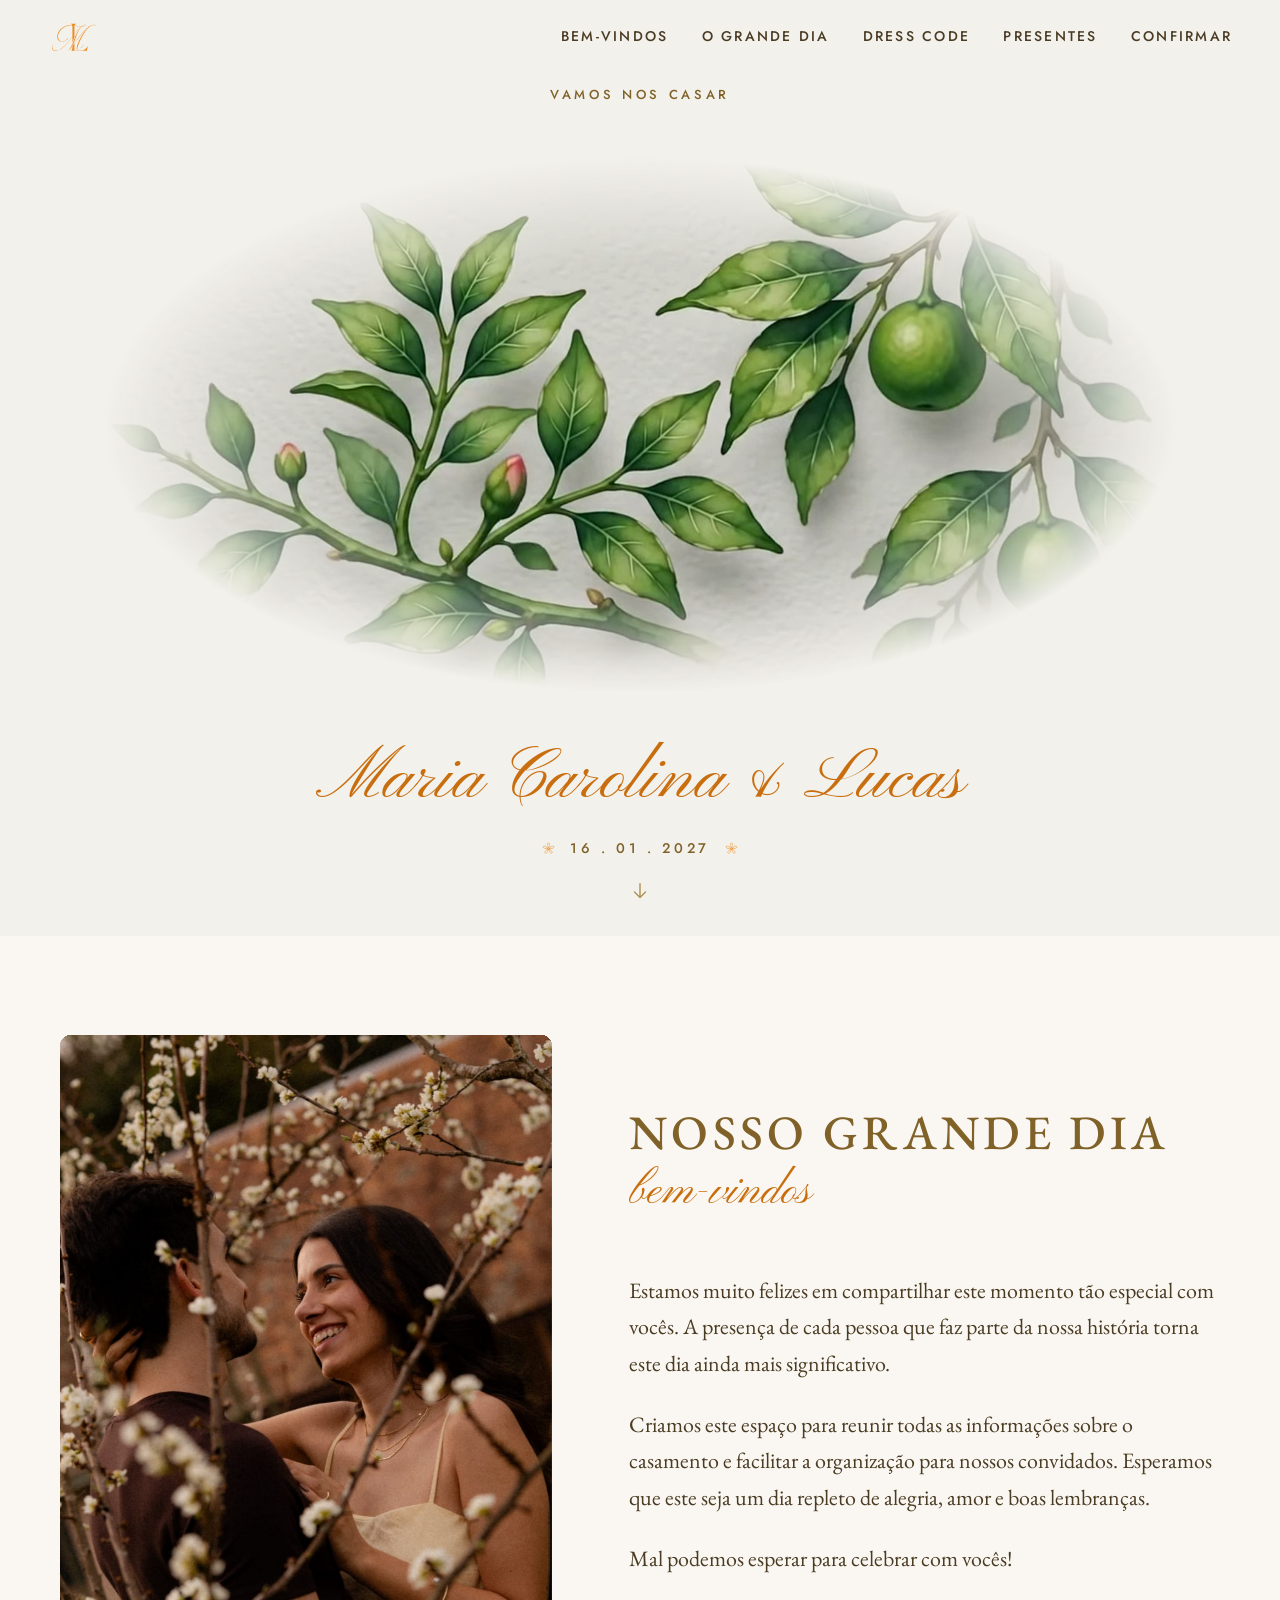
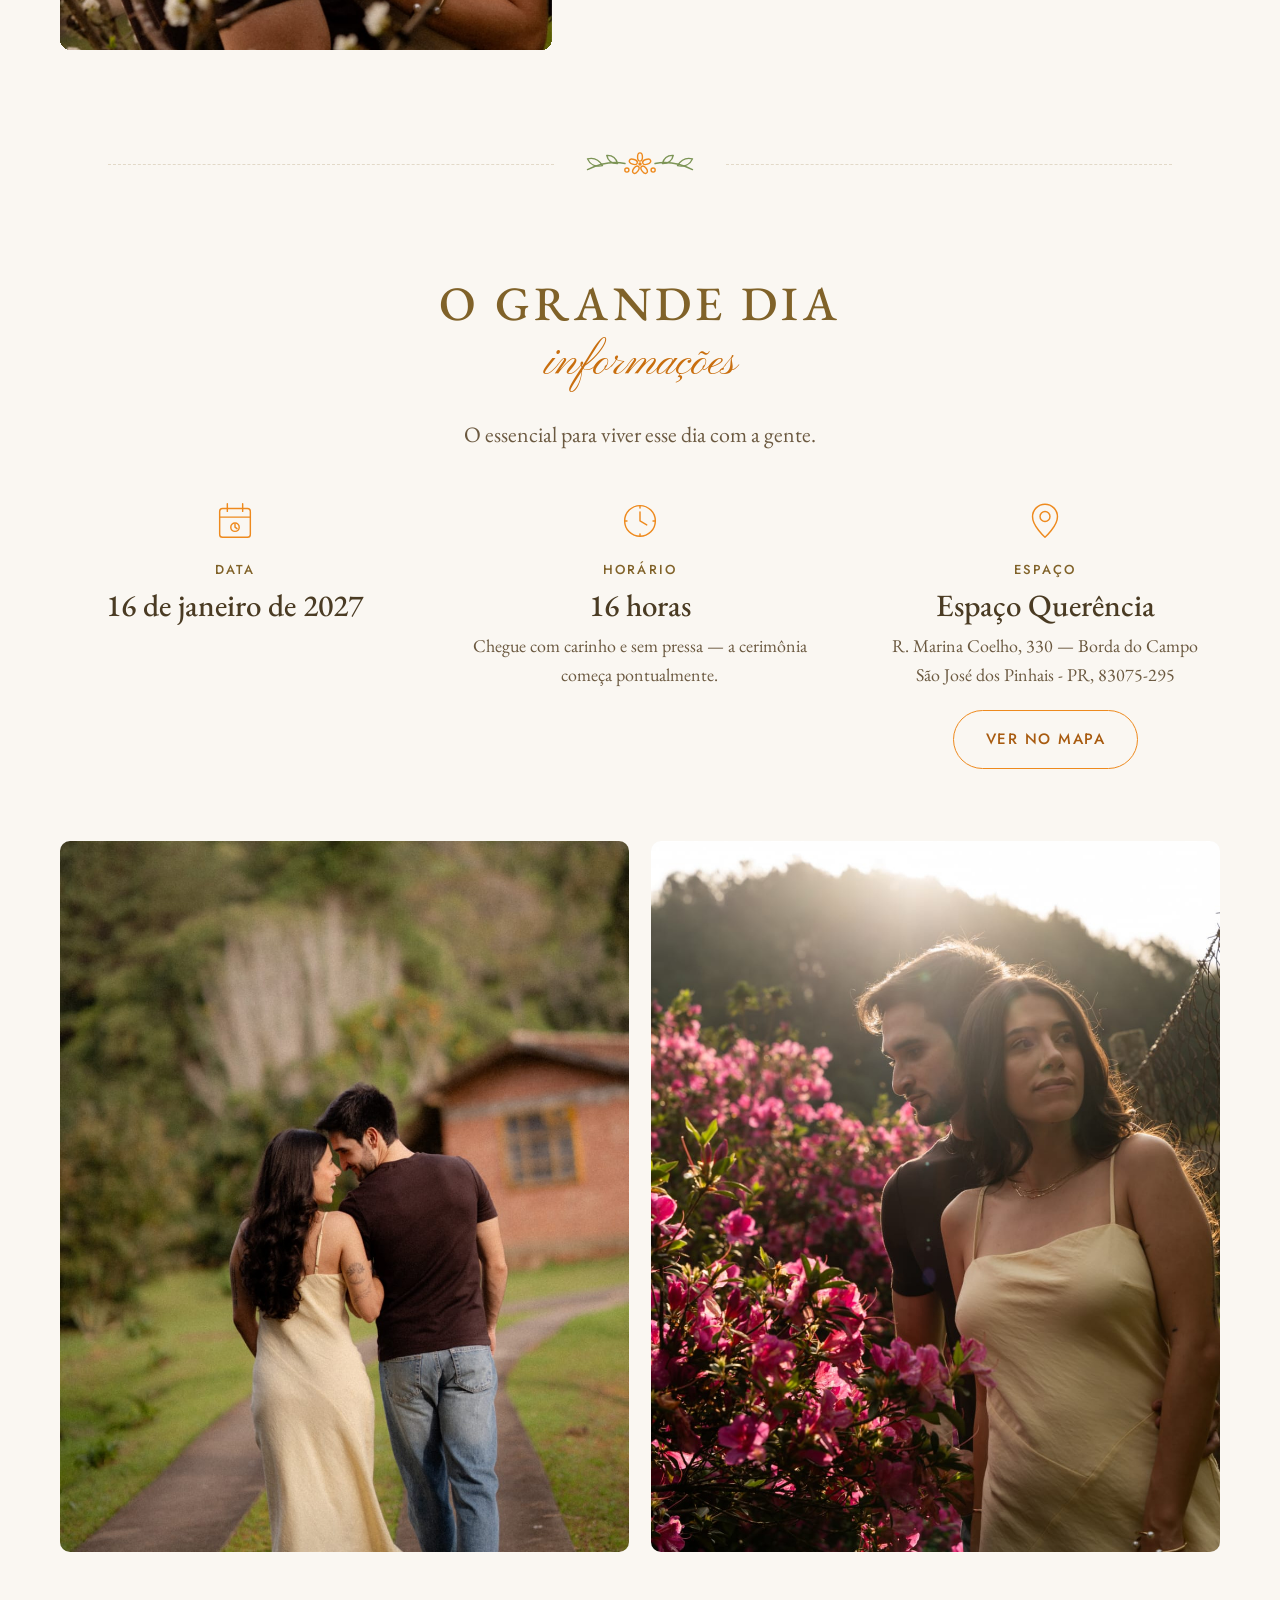
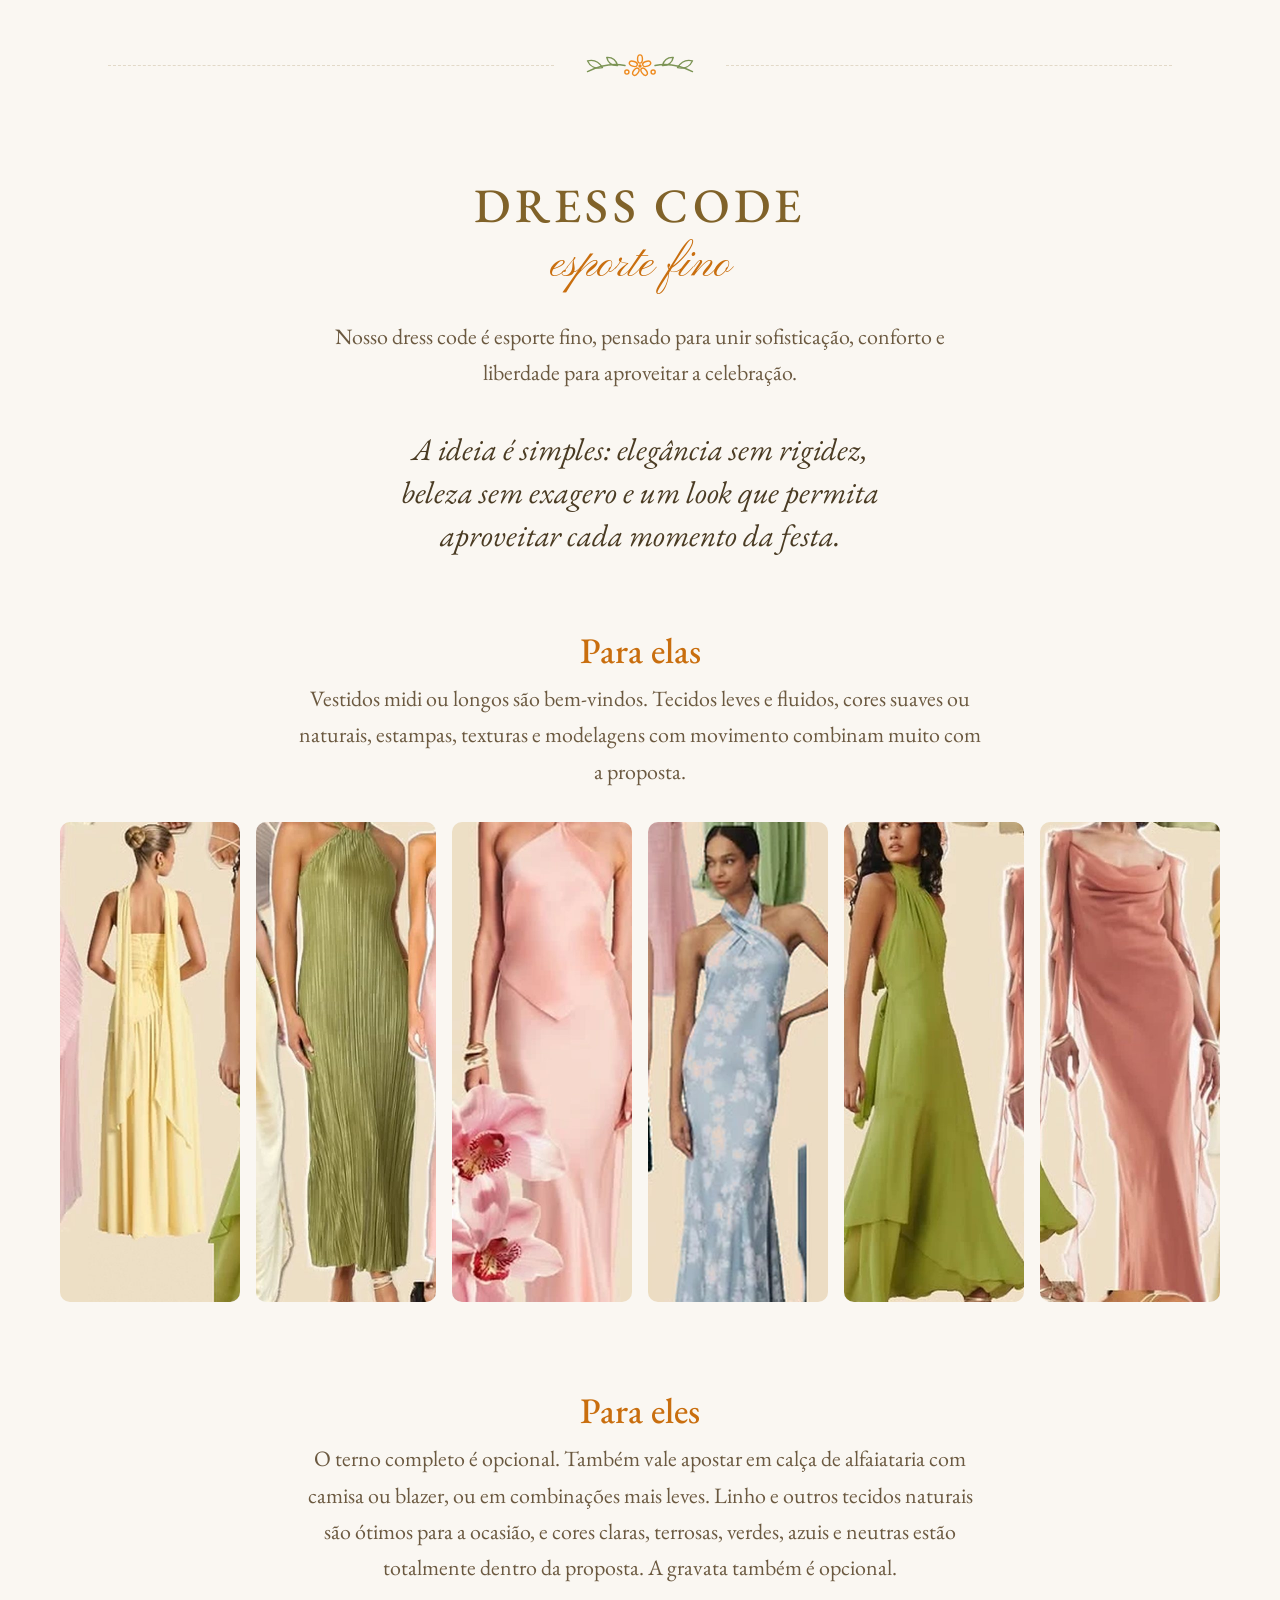
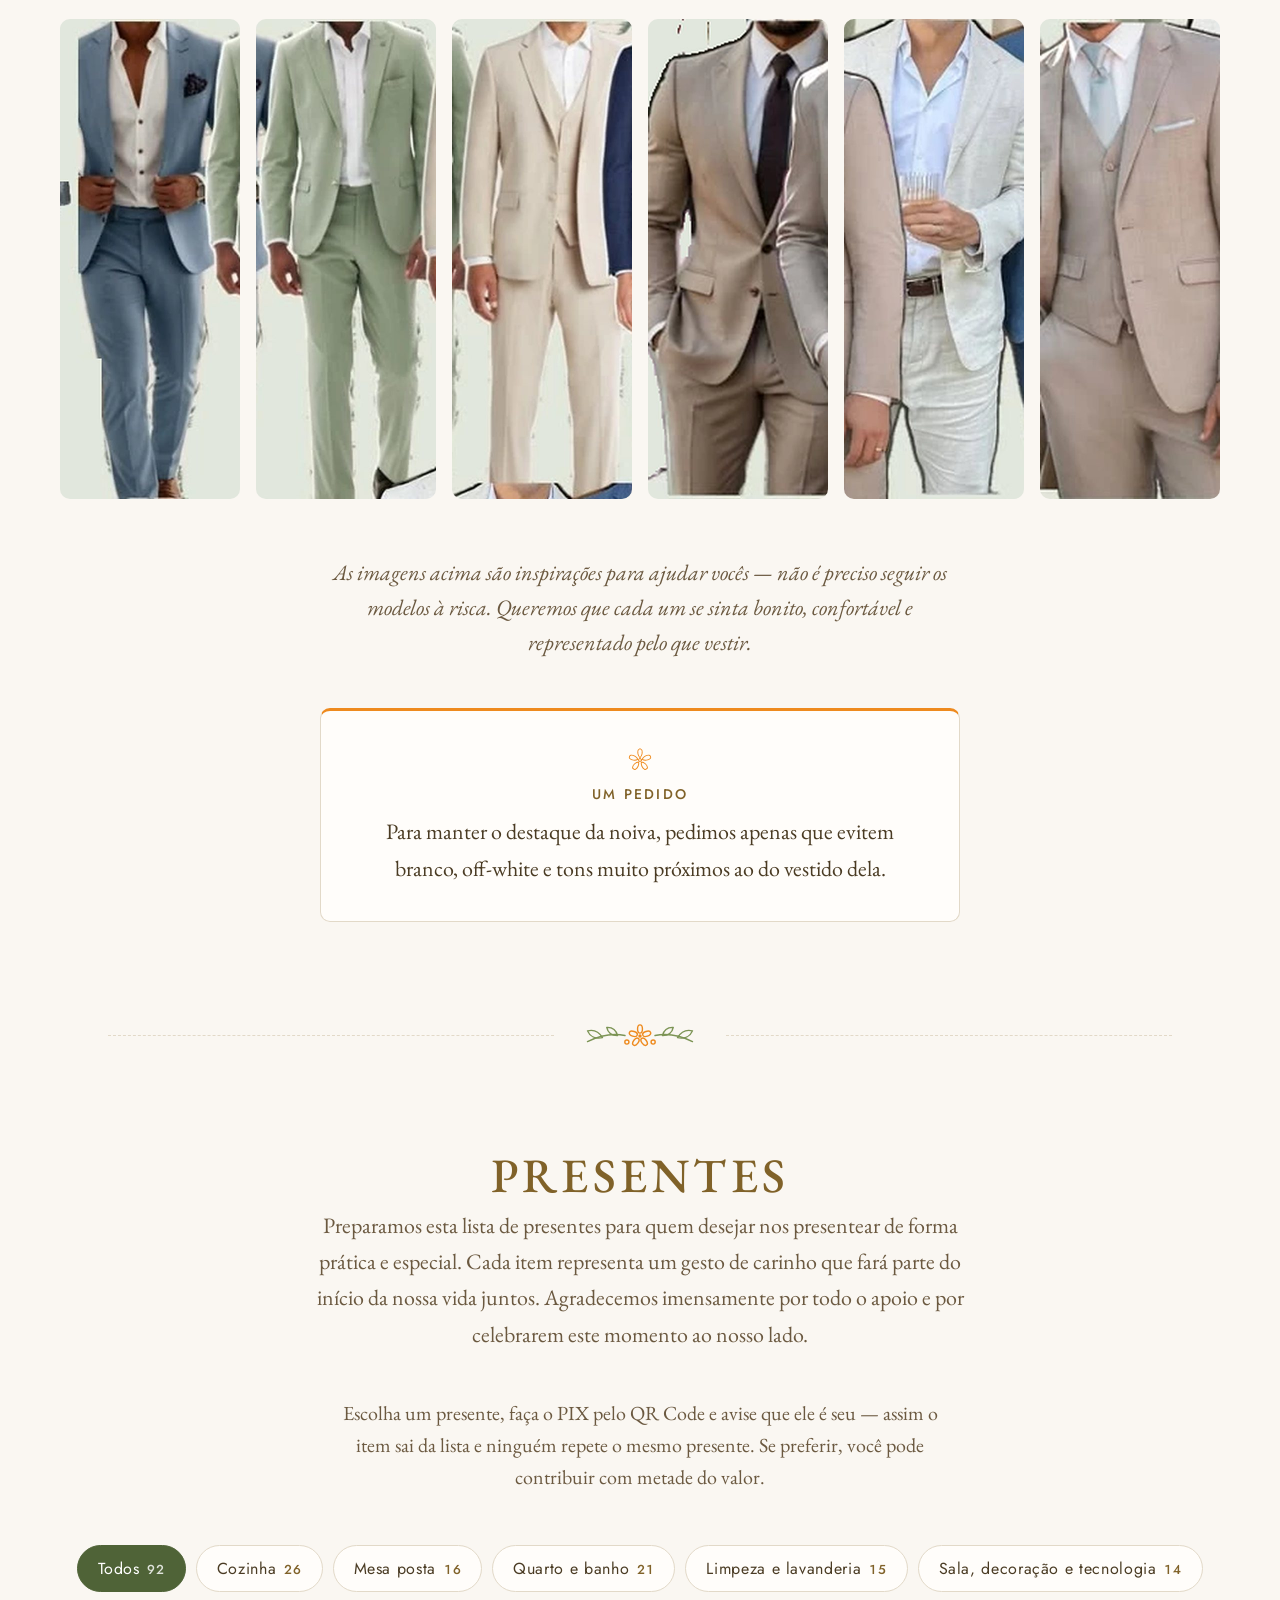
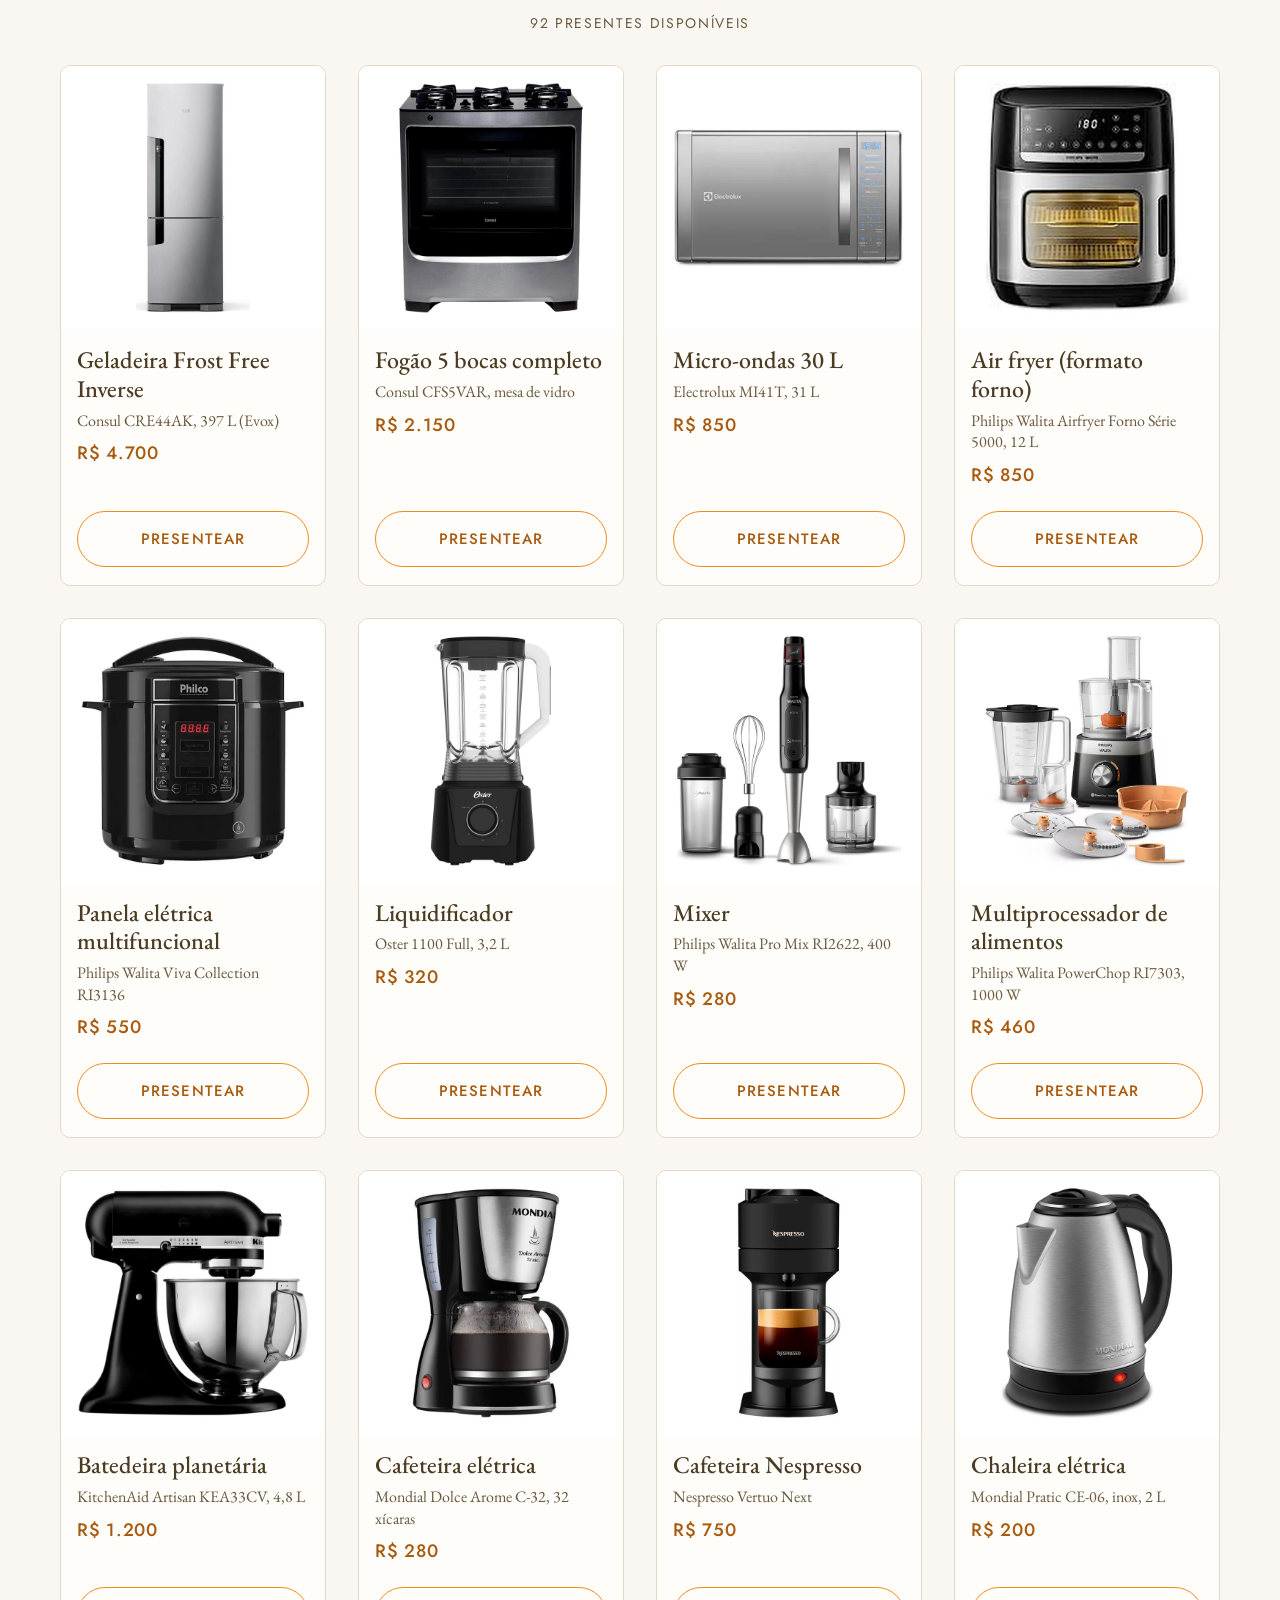
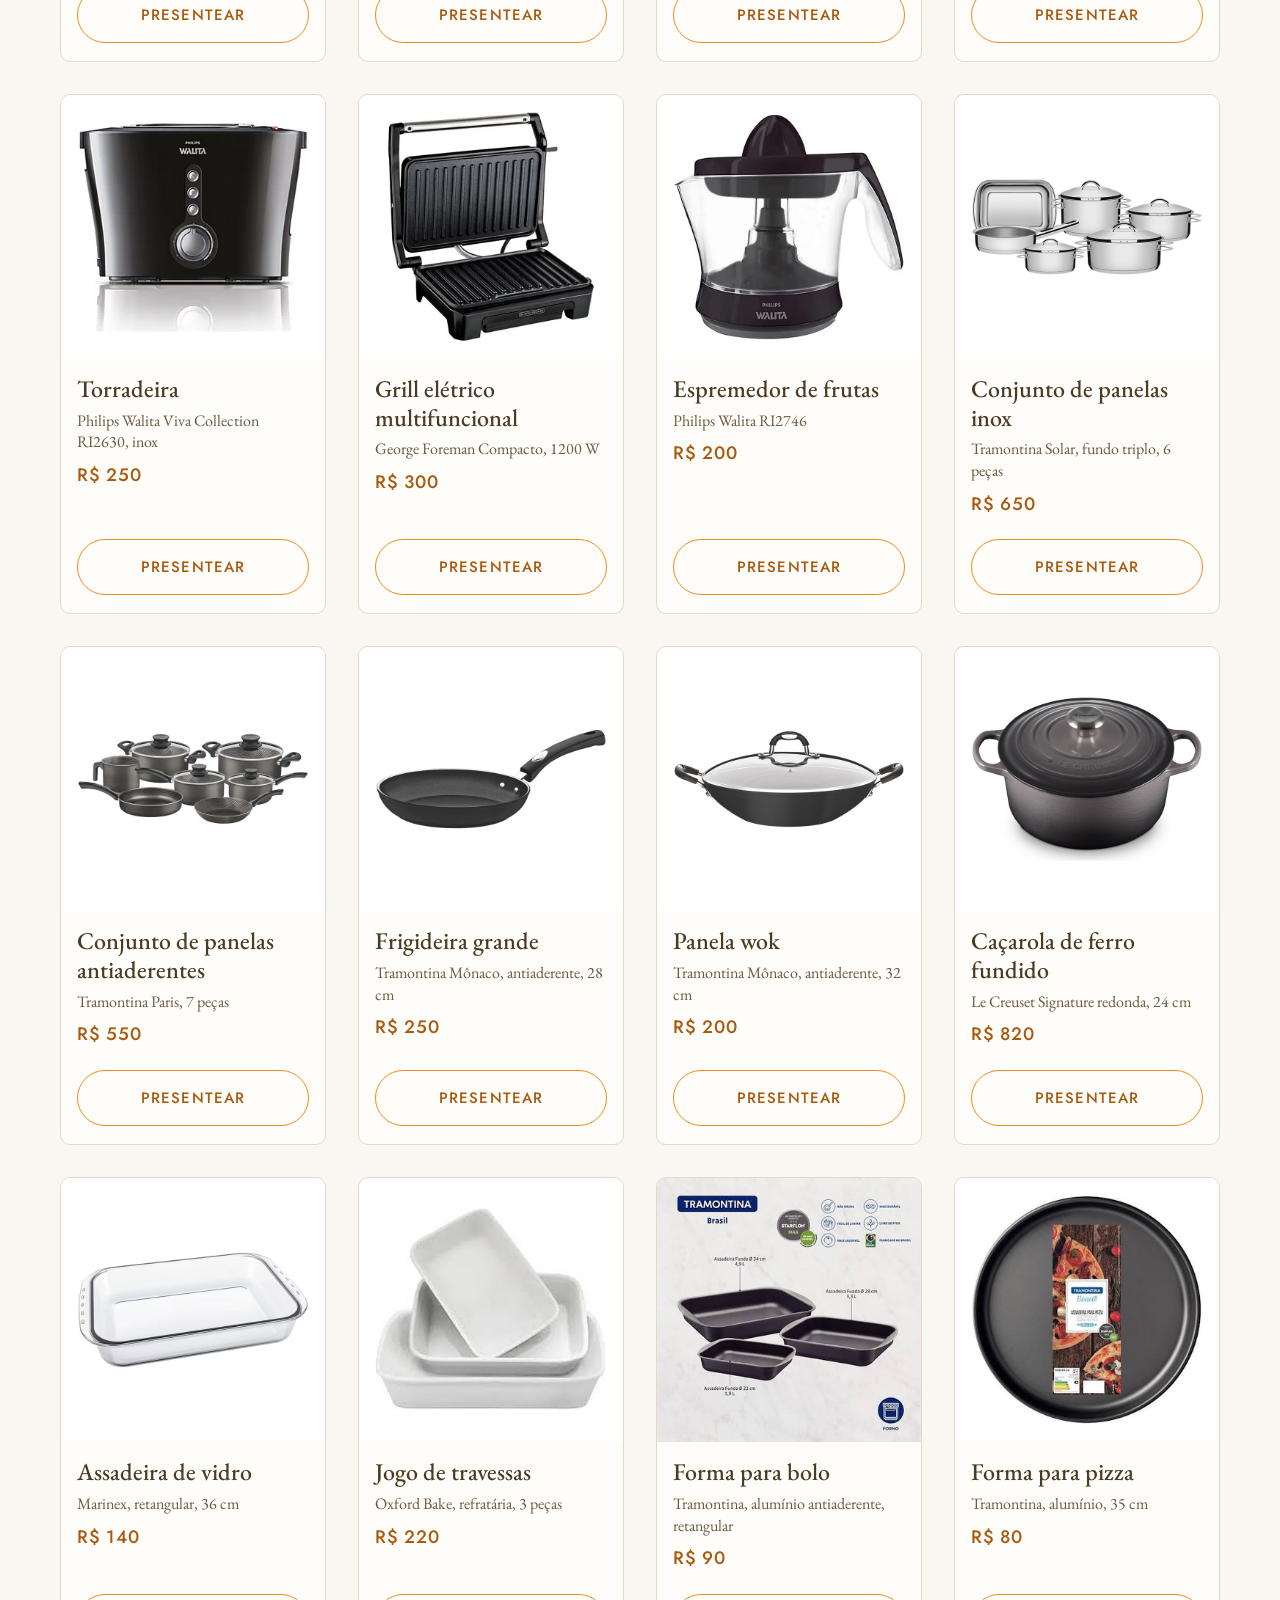
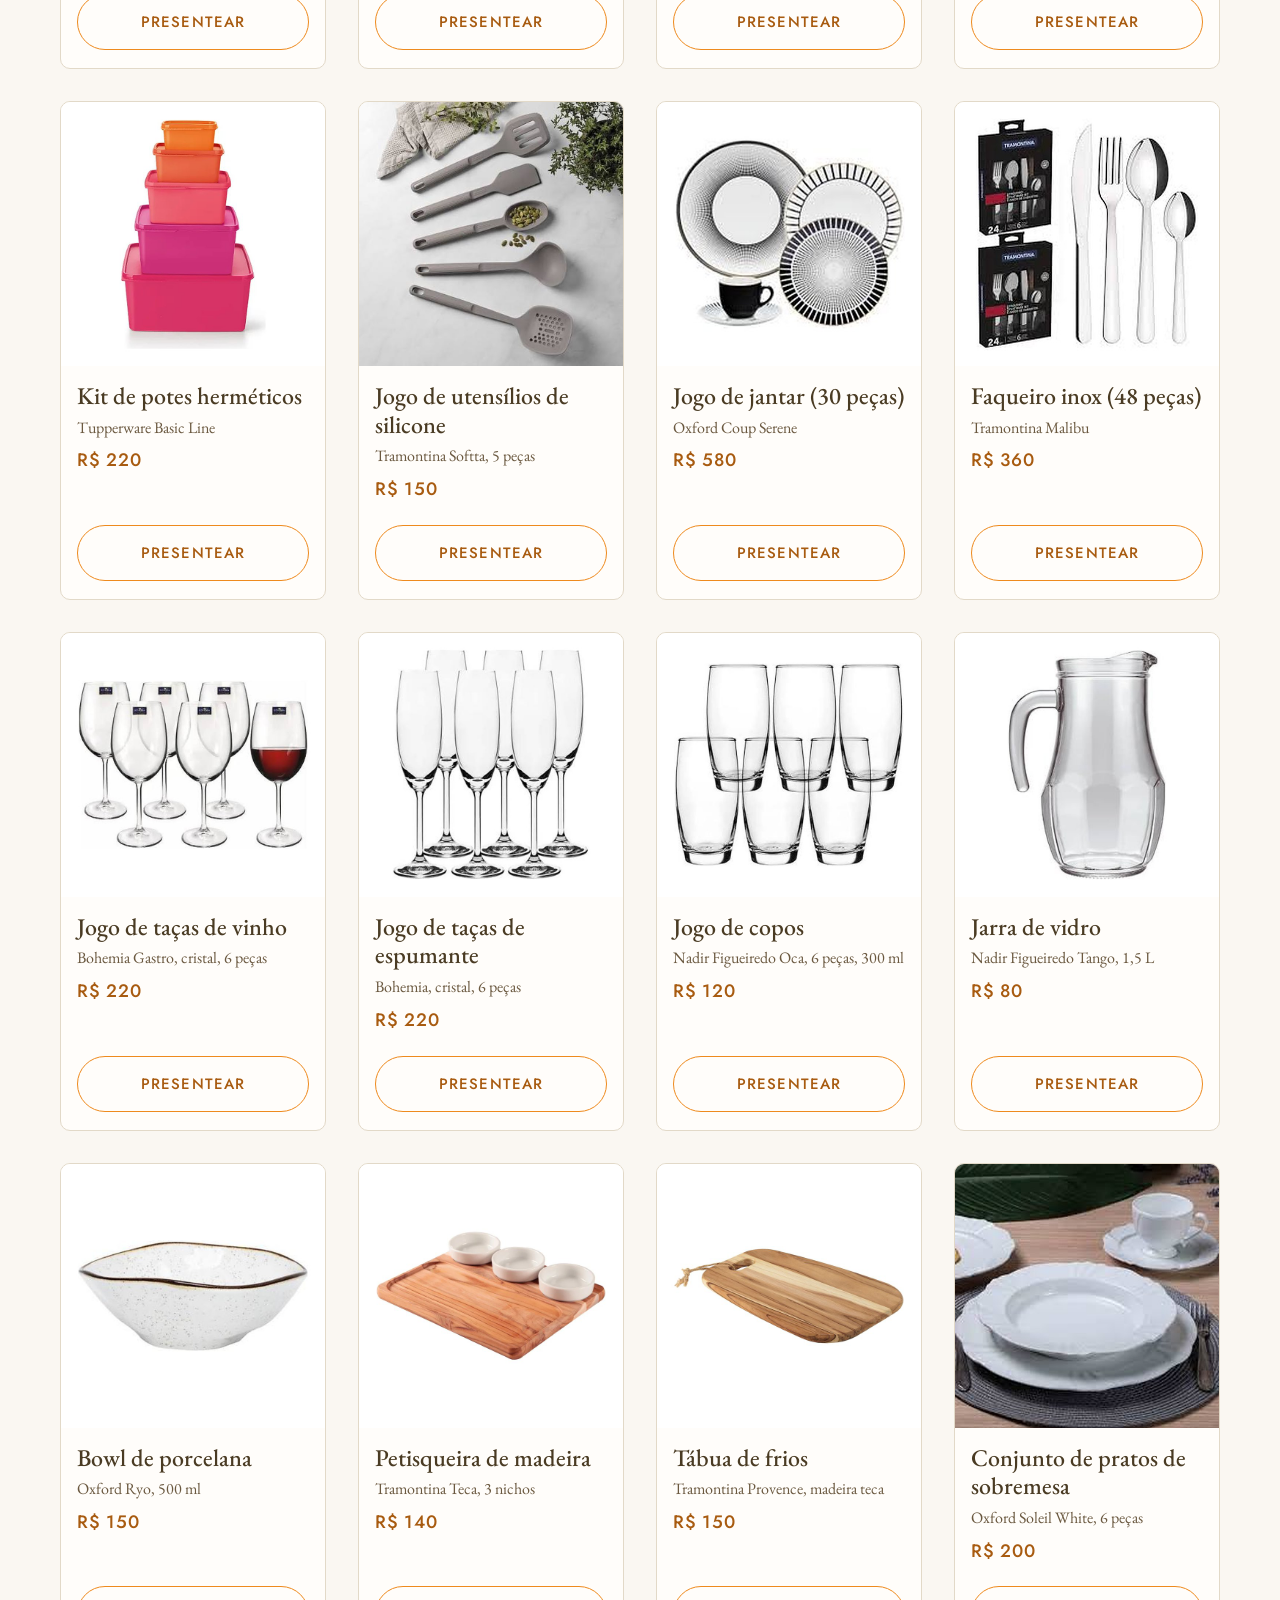
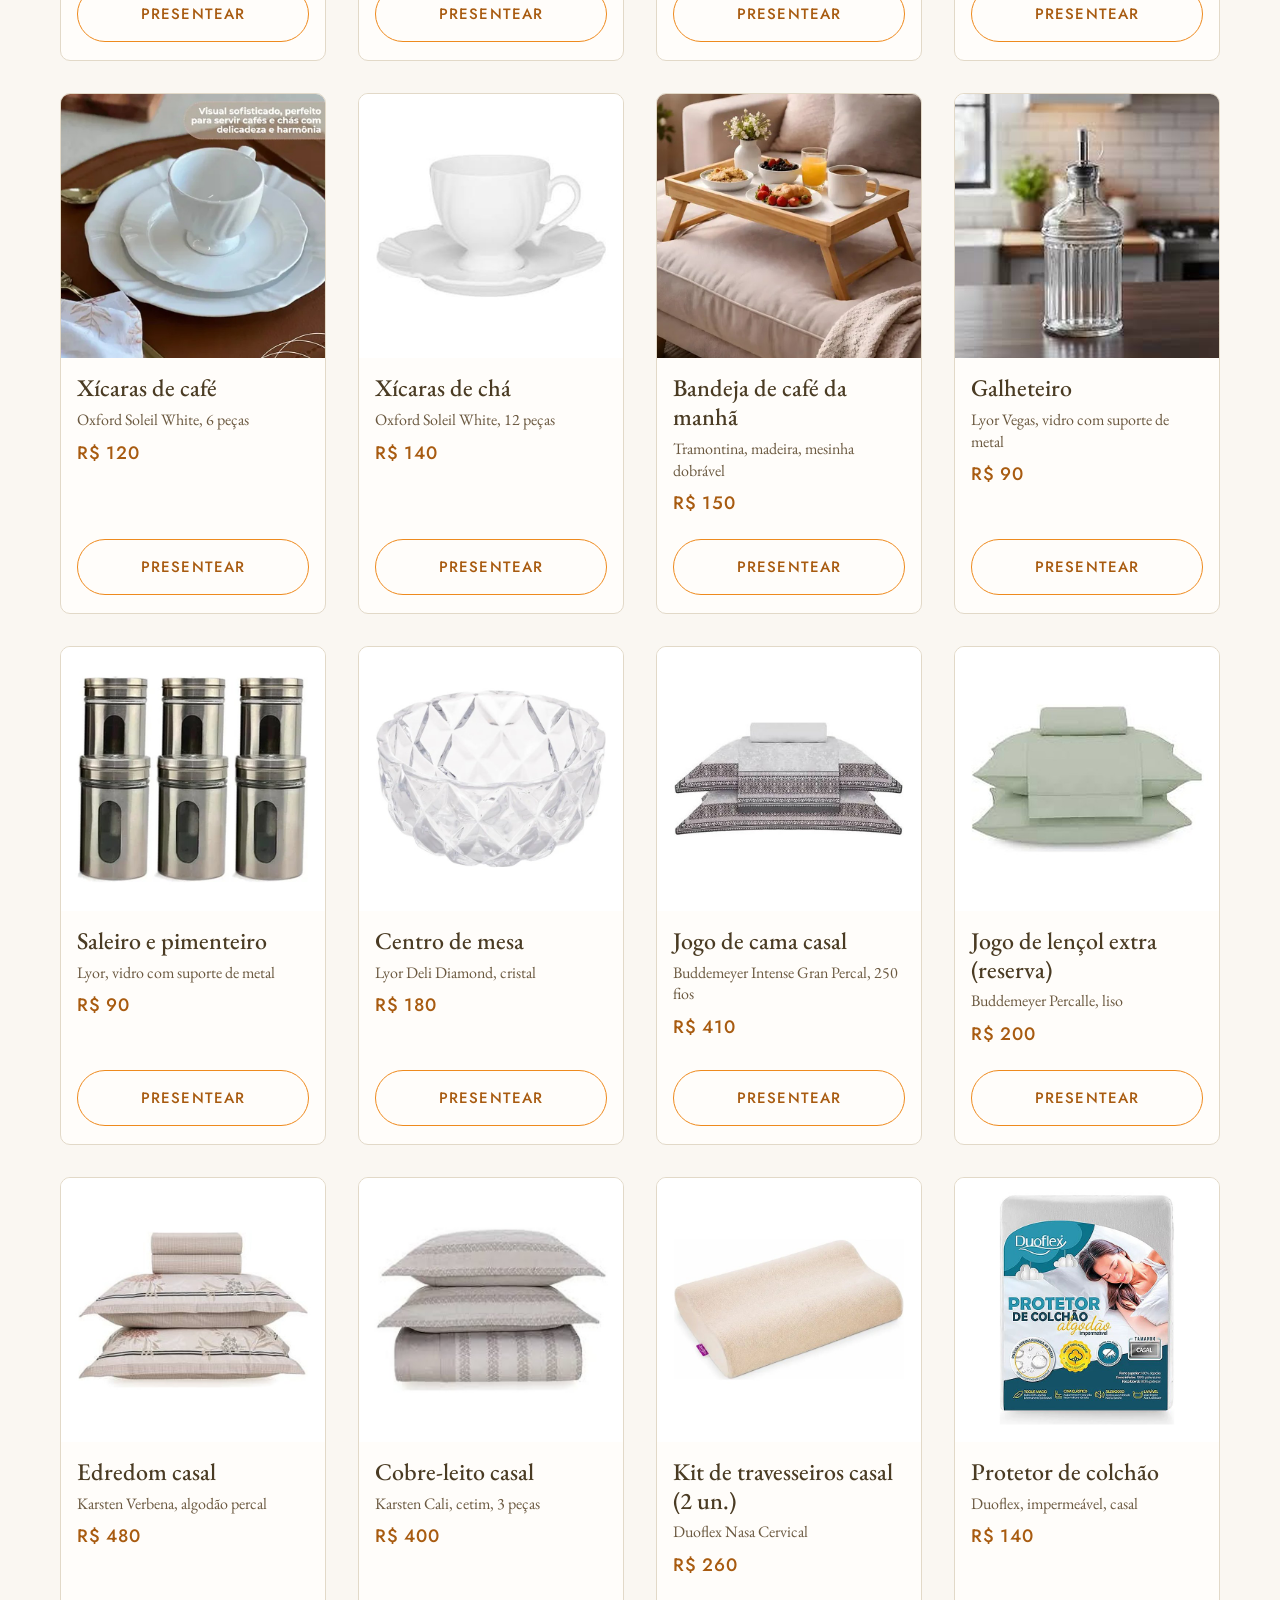
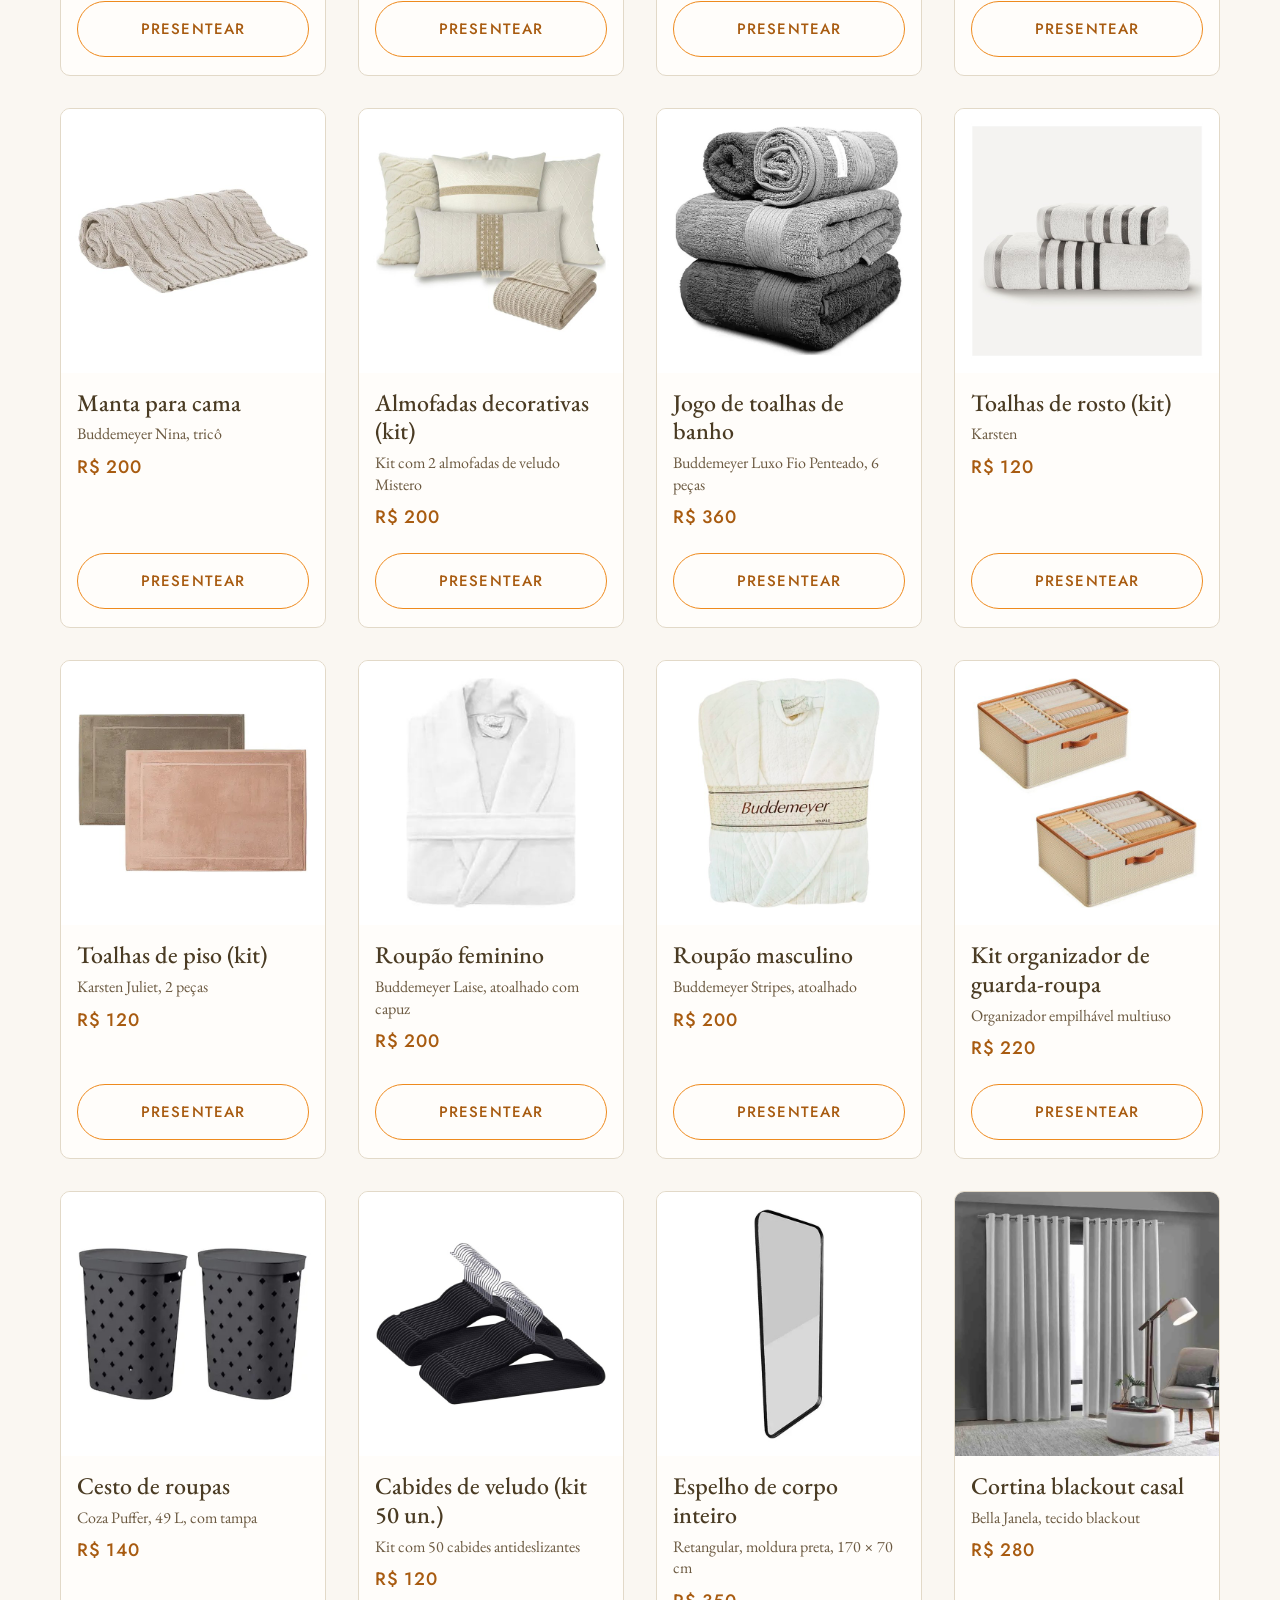
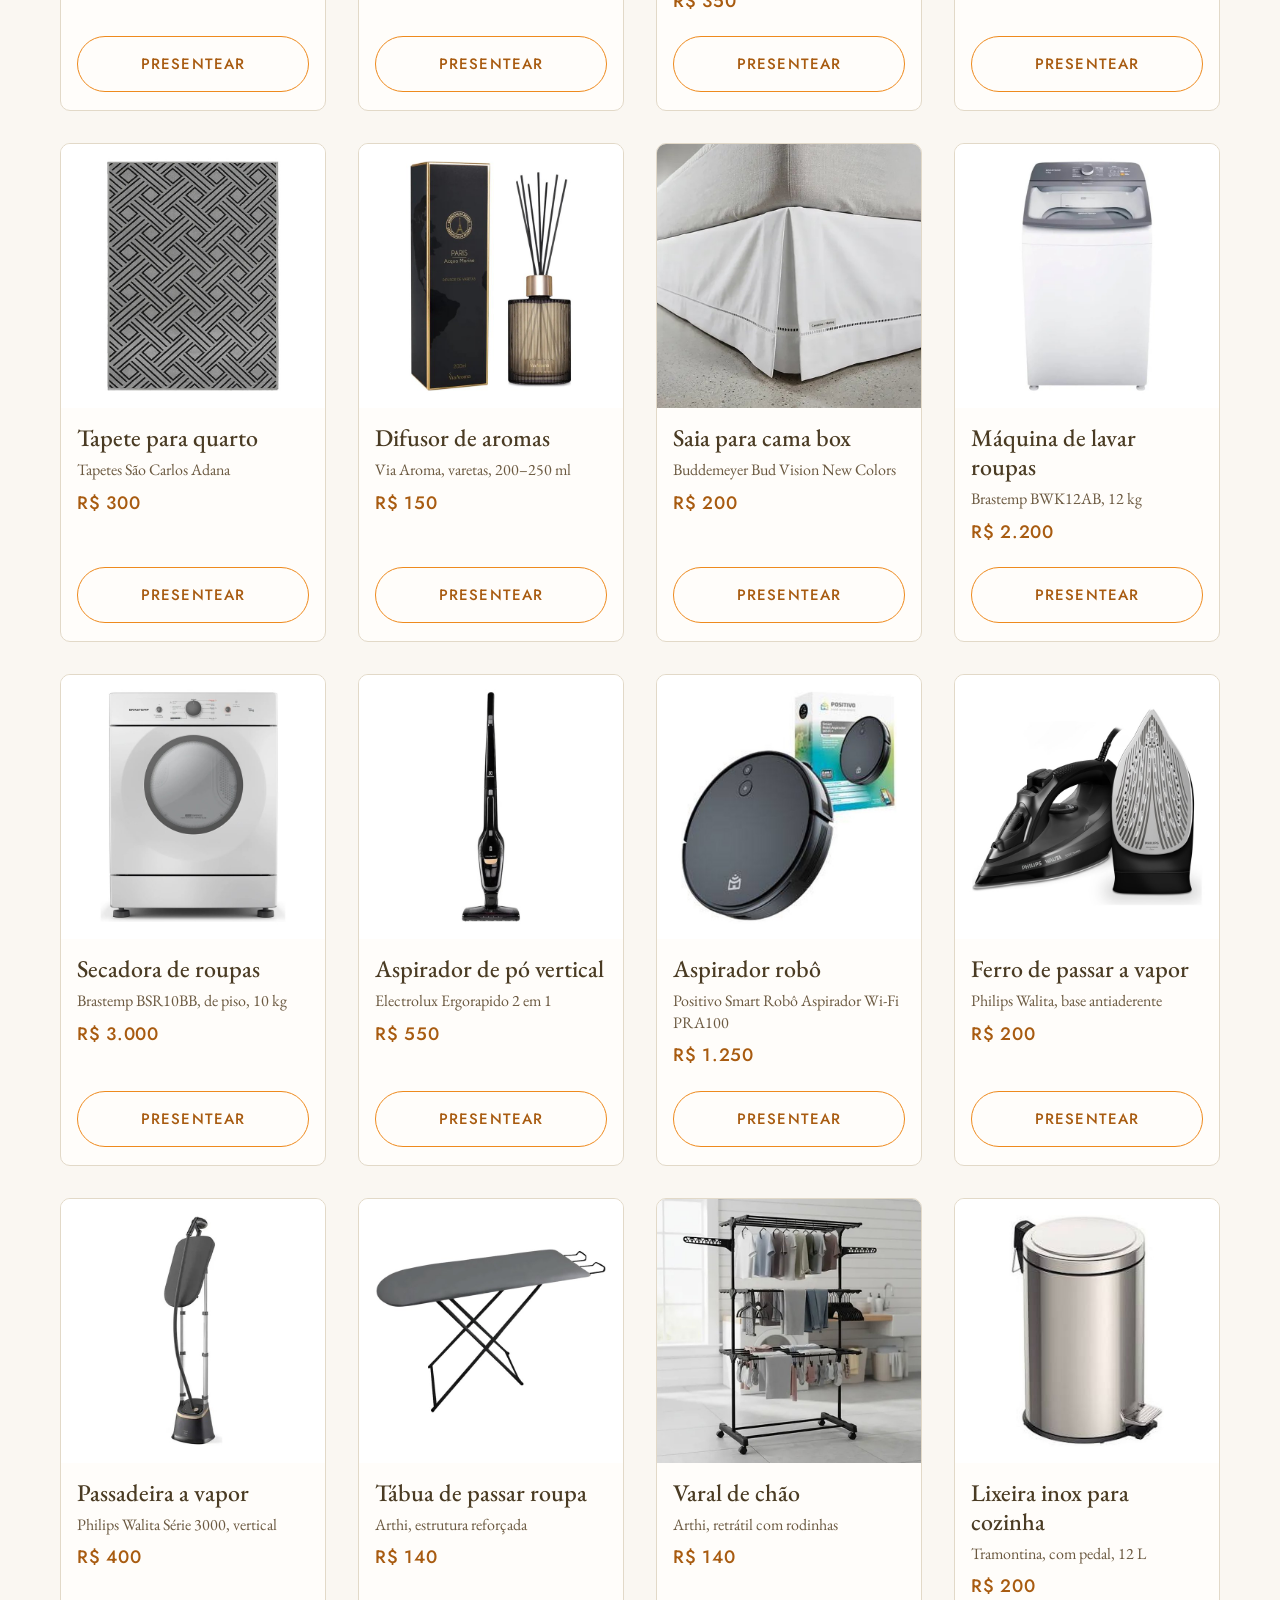
<file: index.html>
<!DOCTYPE html>
<html lang="pt-BR">
<head>
  <meta charset="UTF-8">
  <meta name="viewport" content="width=device-width, initial-scale=1.0">

  <!-- SEO e prévia do link no WhatsApp/Instagram. A og:image PRECISA ser
       uma URL absoluta: o WhatsApp não resolve caminho relativo. Se um dia
       o site mudar de endereço, troque as duas URLs abaixo. -->
  <title>Maria Carolina &amp; Lucas — 16 . 01 . 2027</title>
  <meta name="description" content="Vamos nos casar! 16 de janeiro de 2027, às 16 horas, no Espaço Querência, São José dos Pinhais — PR. Confirme sua presença.">
  <meta property="og:site_name" content="Maria Carolina &amp; Lucas">
  <meta property="og:title" content="Maria Carolina &amp; Lucas — 16 . 01 . 2027">
  <meta property="og:description" content="Vamos nos casar! 16 de janeiro de 2027, às 16 horas, no Espaço Querência, São José dos Pinhais — PR.">
  <meta property="og:type" content="website">
  <meta property="og:locale" content="pt_BR">
  <meta property="og:url" content="https://casamentolucasecarol.onrender.com/">
  <meta property="og:image" content="https://casamentolucasecarol.onrender.com/assets/img/hero-poster.jpg">
  <meta property="og:image:alt" content="Ilustração em aquarela de um ramo de laranjeira florido.">
  <meta name="twitter:card" content="summary_large_image">
  <link rel="icon" type="image/svg+xml" href="assets/img/favicon.svg">

  <!-- Fontes self-hosted: EB Garamond (títulos e corpo, no espírito do
       Bell MT do convite), Pinyon Script (caligrafia) e Jost (micro-labels) -->
  <link rel="preload" href="assets/fonts/eb-garamond.woff2" as="font" type="font/woff2" crossorigin>
  <link rel="preload" href="assets/fonts/pinyon-script.woff2" as="font" type="font/woff2" crossorigin>
  <link rel="preload" href="assets/fonts/jost.woff2" as="font" type="font/woff2" crossorigin>

  <link rel="stylesheet" href="css/styles.css">

  <!-- Auto-recuperação: se o CSS não chegar (falha momentânea de rede/CDN,
       comum logo após um deploy), recarrega a folha de estilo sozinho. -->
  <script>
    (function () {
      var tentou = false;
      function checarCss() {
        if (tentou) return;
        var token = getComputedStyle(document.documentElement).getPropertyValue("--paper");
        if (!token || !token.trim()) {
          tentou = true;
          var l = document.createElement("link");
          l.rel = "stylesheet";
          l.href = "css/styles.css?recarga=" + Date.now();
          document.head.appendChild(l);
        }
      }
      window.addEventListener("DOMContentLoaded", checarCss);
      window.addEventListener("load", checarCss);
      setTimeout(checarCss, 2500);
    })();
  </script>
</head>
<body>

  <!-- ================================================================
       SPRITE SVG — monograma oficial (extraído do PDF do convite) e
       ícones em traço fino de ilustração botânica
       ================================================================ -->
  <svg xmlns="http://www.w3.org/2000/svg" style="display:none" aria-hidden="true">
    <defs>
      <symbol id="svg-monograma" viewBox="0 0 1330.11 1300.55">
        <g fill="currentColor"><path d="M 723.1875 301.410156 C 704.109375 307.328125 691.445312 317.527344 685.195312 332 C 678.945312 346.472656 675.820312 362.589844 675.820312 380.355469 L 675.820312 641.222656 L 625.046875 775 L 625.046875 380.355469 C 625.046875 362.589844 621.921875 346.472656 615.671875 332 C 609.421875 317.527344 596.757812 307.328125 577.679688 301.410156 Z M 675.988281 805.726562 L 675.820312 981.332031 L 853.449219 981.332031 C 892.921875 981.332031 925.980469 971.132812 952.625 950.742188 C 979.269531 930.347656 1002.132812 903.699219 1021.210938 870.808594 L 993.578125 992.1875 L 577.679688 992.1875 C 596.757812 986.265625 609.433594 975.726562 615.671875 960.609375 C 621.910156 945.488281 625.425781 894.613281 625.425781 876.851562 L 625.425781 874.464844 Z M 675.988281 805.726562 "/><path d="M 908.566406 565.773438 C 892.820312 591.140625 877.796875 616.960938 863.25 643.03125 C 831.382812 700.753906 806.730469 762.574219 781.628906 823.46875 C 768.988281 854.011719 756.285156 884.707031 751.066406 916.605469 C 748.546875 930.492188 743.164062 966.011719 765.515625 966.011719 C 807.425781 966.011719 884.660156 866.179688 909.832031 833.328125 C 911.871094 830.847656 916.480469 834.335938 914.0625 836.703125 C 901.457031 853.003906 888.335938 869.554688 875.117188 885.242188 C 861.90625 900.921875 848.625 915.703125 835.730469 928.433594 C 819.382812 944.574219 789.78125 971.53125 765.515625 971.53125 C 759.285156 971.378906 753.773438 970.367188 748.417969 966.746094 C 733.015625 956.328125 732.03125 931.566406 733.574219 914.625 C 736.859375 876.578125 749.507812 840.09375 763.257812 804.726562 C 774.339844 775.53125 786.789062 746.800781 800.265625 718.632812 C 827.5 661.6875 859.367188 606.574219 894.867188 554.382812 C 911.132812 530.46875 928.285156 507.070312 946.527344 484.625 C 964.546875 462.210938 982.898438 440.105469 1003.007812 419.519531 C 1015.976562 406.238281 1029.59375 393.683594 1043.917969 381.875 C 1021.5 397.464844 1000.558594 414.507812 980.328125 432.851562 C 970.21875 442.019531 959.757812 451.945312 948.542969 462.917969 C 892.558594 518.40625 843.878906 580.726562 795.203125 642.5625 C 767.886719 677.292969 741.804688 713.09375 716.105469 749.03125 C 700.601562 770.722656 685.1875 792.46875 669.972656 814.363281 C 647.976562 845.976562 625.957031 877.570312 601.613281 907.449219 C 576.648438 938.082031 549.859375 966.050781 522.359375 984.453125 C 517.59375 987.558594 514.511719 983.984375 518.535156 980.203125 C 586.664062 915.503906 621.195312 823.535156 653.6875 737.484375 C 680.441406 666.726562 708.324219 595.769531 743.589844 528.753906 C 757.886719 501.542969 774.152344 475.054688 792.554688 450.414062 C 808.285156 429.355469 825.941406 409.164062 845.8125 391.902344 C 848.316406 389.429688 851.804688 393.484375 849.289062 395.550781 C 806.75 432.042969 778.320312 483.769531 755.902344 534.375 C 727 599.011719 708.230469 667.515625 680.746094 732.703125 C 649.585938 805.960938 615.675781 880.179688 563.851562 941.433594 C 600.992188 903.695312 631.667969 859.515625 661.925781 816.238281 C 678.316406 792.832031 694.824219 769.515625 711.402344 746.238281 C 737.246094 709.964844 763.429688 673.921875 790.753906 638.746094 C 839.472656 576.847656 887.78125 514.410156 943.832031 458.851562 C 958.53125 444.441406 972.753906 431.085938 986.714844 418.820312 C 1024.09375 385.976562 1064.738281 356.273438 1111.578125 338.480469 C 1133.449219 330.191406 1158.347656 324.3125 1181.851562 325.535156 C 1197.429688 326.347656 1217.574219 330.945312 1226.671875 344.921875 C 1228.851562 348.078125 1224.867188 350.21875 1223.257812 347.574219 C 1214.929688 335.25 1196.5625 331.476562 1182.691406 330.839844 C 1160.882812 329.839844 1137.710938 335.269531 1117.484375 343.15625 C 1106.488281 347.378906 1094.816406 353.992188 1082.875 362.304688 C 1069.738281 371.449219 1056.277344 382.652344 1043.027344 395.007812 C 1027.992188 409.023438 1013.222656 424.515625 999.488281 440.175781 C 984.015625 457.808594 969.84375 475.664062 958.058594 491.863281 C 940.558594 515.789062 924.195312 540.589844 908.566406 565.773438 M 538.667969 339.347656 C 567.542969 335.816406 596.710938 335.03125 625.765625 336.09375 C 639.214844 336.578125 651.777344 337.527344 663.679688 338.816406 L 663.679688 344.367188 C 636.652344 341.417969 609.214844 340.5 582.136719 341.726562 C 524.082031 344.363281 467.445312 358.09375 416.628906 386.832031 C 376.222656 409.679688 339.4375 441.382812 311.003906 478.082031 C 275.554688 524.792969 252.0625 580.511719 255.367188 639.996094 C 257.617188 677.664062 274.605469 717.464844 307.371094 738.265625 C 330.246094 752.5625 356.597656 757.855469 383.246094 753.863281 C 439.386719 745.359375 482.402344 708.515625 508.386719 659.207031 C 509.332031 657.296875 510.460938 657.464844 512.304688 657.464844 C 513.585938 658.746094 513.589844 659.574219 513.589844 661.292969 C 499.597656 687.222656 481.707031 710.21875 458.144531 728.132812 C 436.496094 744.589844 411.71875 755.304688 384.804688 759.34375 C 354.21875 763.820312 327.230469 760.320312 300.050781 744.875 C 291.75 740.335938 283.714844 734.140625 276.339844 726.707031 C 254.238281 704.449219 239.070312 672.347656 237.855469 640.839844 C 232.859375 577.570312 257.527344 516.359375 296.867188 467.679688 C 337.078125 417.542969 393.910156 380.117188 454.214844 358.699219 C 481.570312 349.121094 509.914062 342.863281 538.667969 339.347656 M 699.179688 343.832031 C 717.308594 346.957031 734.253906 350.664062 751.109375 354.355469 L 751.167969 354.367188 C 781.582031 361.019531 811.71875 367.613281 847.988281 370.589844 C 850.609375 368.523438 854.429688 365.773438 859.179688 362.648438 C 880.203125 348.816406 903.101562 337.507812 927.417969 330.804688 C 937.710938 327.96875 964.144531 321.648438 969.726562 335.292969 C 969.808594 335.480469 969.839844 335.75 969.914062 335.9375 C 970.570312 338.699219 969.953125 341.652344 968.136719 344.660156 C 958.011719 361.359375 917.859375 372.601562 897.6875 375.464844 C 887.0625 376.96875 876.136719 377.597656 865.40625 377.464844 C 860.015625 377.398438 855.089844 377.121094 850.96875 376.6875 C 817.679688 404.480469 787.28125 436.175781 758.128906 470.105469 C 735.621094 496.300781 714.171875 523.394531 692.984375 550.695312 L 692.902344 540.496094 C 738.527344 482.351562 786.601562 424.574219 842.335938 375.84375 C 808.804688 372.617188 780.296875 366.363281 751.507812 360.046875 C 733.097656 355.980469 714.6875 352.023438 696.105469 348.886719 Z M 665.992188 585.644531 C 647.683594 609.367188 629.167969 632.902344 610.632812 656.445312 C 531.195312 757.515625 450.695312 860.203125 344.757812 935.097656 C 315.171875 955.789062 284.605469 973.546875 250.457031 985.640625 C 239.40625 989.554688 227.976562 992.902344 215.996094 995.667969 C 176.652344 1004.960938 125.496094 993.410156 108.035156 953.113281 C 96.945312 927.71875 102.042969 897.628906 114.265625 873.613281 C 118.953125 864.402344 124.5625 856.390625 130.304688 850.351562 C 130.621094 849.972656 131.21875 849.566406 131.671875 849.359375 C 134.332031 848.132812 136.332031 850.796875 134.457031 853.152344 C 112.328125 877.617188 105.203125 917.070312 119.863281 947.03125 C 136.59375 980.617188 178.921875 990.589844 213.367188 985.765625 C 260.835938 979.222656 302.492188 956.117188 341.554688 929.585938 C 393.339844 893.34375 441.597656 846.761719 487.648438 795.558594 C 537.554688 740.070312 583.488281 680.960938 629.574219 622.300781 C 641.71875 606.667969 653.773438 590.964844 665.867188 575.292969 Z M 963.953125 337.609375 C 963.386719 335.496094 960.292969 334.167969 958.390625 333.699219 C 943.246094 329.976562 908.863281 343.132812 894.824219 349.925781 C 882.15625 356.050781 869.933594 363.511719 858.007812 370.972656 C 878.621094 372.472656 899.183594 370.871094 919.03125 364.960938 C 930.898438 361.421875 953.011719 353.066406 961.378906 343.816406 C 963.386719 341.601562 964.367188 339.484375 963.953125 337.609375 "/></g>
      </symbol>
      <!-- Flor de laranjeira: 5 pétalas -->
      <symbol id="svg-flor" viewBox="0 0 48 48">
        <g fill="none" stroke="currentColor" stroke-width="1.5" stroke-linecap="round" stroke-linejoin="round">
          <path d="M24 20.2 C 20.4 17.4 19.6 11.2 21.2 7.6 C 22 5.8 26 5.8 26.8 7.6 C 28.4 11.2 27.6 17.4 24 20.2 Z"/>
          <path d="M24 20.2 C 20.4 17.4 19.6 11.2 21.2 7.6 C 22 5.8 26 5.8 26.8 7.6 C 28.4 11.2 27.6 17.4 24 20.2 Z" transform="rotate(72 24 24)"/>
          <path d="M24 20.2 C 20.4 17.4 19.6 11.2 21.2 7.6 C 22 5.8 26 5.8 26.8 7.6 C 28.4 11.2 27.6 17.4 24 20.2 Z" transform="rotate(144 24 24)"/>
          <path d="M24 20.2 C 20.4 17.4 19.6 11.2 21.2 7.6 C 22 5.8 26 5.8 26.8 7.6 C 28.4 11.2 27.6 17.4 24 20.2 Z" transform="rotate(216 24 24)"/>
          <path d="M24 20.2 C 20.4 17.4 19.6 11.2 21.2 7.6 C 22 5.8 26 5.8 26.8 7.6 C 28.4 11.2 27.6 17.4 24 20.2 Z" transform="rotate(288 24 24)"/>
          <circle cx="24" cy="24" r="2.4"/>
        </g>
      </symbol>

      <!-- Ramo de laranjeira com folhas -->
      <symbol id="svg-ramo" viewBox="0 0 64 64">
        <g fill="none" stroke="currentColor" stroke-width="1.5" stroke-linecap="round" stroke-linejoin="round">
          <path d="M10 56 C 22 46 32 34 40 20 C 42 16.5 44 13 46 10"/>
          <path d="M26 40 C 20 36 14 36 9 39 C 13 44 20 45 26 40 Z"/>
          <path d="M35 27 C 30 21.5 24.5 20 19 21.5 C 22 27.5 29 30 35 27 Z"/>
          <path d="M40 20 C 41.5 13 46 8 52.5 6.5 C 53 13.5 48.5 19 40 20 Z"/>
          <circle cx="52" cy="22" r="1.6"/>
        </g>
      </symbol>

      <!-- Calendário (Data) -->
      <symbol id="svg-calendario" viewBox="0 0 48 48">
        <g fill="none" stroke="currentColor" stroke-width="1.5" stroke-linecap="round" stroke-linejoin="round">
          <rect x="8" y="12" width="32" height="30" rx="3"/>
          <line x1="8" y1="21" x2="40" y2="21"/>
          <line x1="16" y1="7" x2="16" y2="15"/>
          <line x1="32" y1="7" x2="32" y2="15"/>
          <circle cx="24" cy="31.5" r="4.4"/>
          <path d="M24 28.4 v3.1 l2.1 1.5"/>
        </g>
      </symbol>

      <!-- Relógio (Horário) -->
      <symbol id="svg-relogio" viewBox="0 0 48 48">
        <g fill="none" stroke="currentColor" stroke-width="1.5" stroke-linecap="round" stroke-linejoin="round">
          <circle cx="24" cy="25" r="16"/>
          <path d="M24 15.5 V25 l7 4.2"/>
          <line x1="24" y1="9" x2="24" y2="11.4"/>
          <line x1="40" y1="25" x2="37.6" y2="25"/>
          <line x1="24" y1="41" x2="24" y2="38.6"/>
          <line x1="8" y1="25" x2="10.4" y2="25"/>
        </g>
      </symbol>

      <!-- Pin de localização (Espaço) -->
      <symbol id="svg-pin" viewBox="0 0 48 48">
        <g fill="none" stroke="currentColor" stroke-width="1.5" stroke-linecap="round" stroke-linejoin="round">
          <path d="M24 42 C 24 42 37 30.5 37 20.6 C 37 13.4 31.2 7.5 24 7.5 C 16.8 7.5 11 13.4 11 20.6 C 11 30.5 24 42 24 42 Z"/>
          <circle cx="24" cy="20.4" r="5.2"/>
        </g>
      </symbol>

      <!-- Ramalhete: folhas em verde + flor laranja (divisores) -->
      <symbol id="svg-ramalhete" viewBox="0 0 140 32">
        <g fill="none" stroke-width="1.5" stroke-linecap="round" stroke-linejoin="round">
          <path stroke="var(--leaf)" d="M14 22 C 30 14 42 13 54 15.5"/>
          <path stroke="var(--leaf)" d="M126 22 C 110 14 98 13 86 15.5"/>
          <path stroke="var(--leaf)" d="M30 17.8 C 26 11 20 9 14 10.5 C 16.5 16.5 22.5 19.5 30 17.8 Z"/>
          <path stroke="var(--leaf)" d="M46 15.5 C 44.5 9.5 40 6.5 34.5 6.8 C 35.8 12.5 40 15.6 46 15.5 Z"/>
          <path stroke="var(--leaf)" d="M110 17.8 C 114 11 120 9 126 10.5 C 123.5 16.5 117.5 19.5 110 17.8 Z"/>
          <path stroke="var(--leaf)" d="M94 15.5 C 95.5 9.5 100 6.5 105.5 6.8 C 104.2 12.5 100 15.6 94 15.5 Z"/>
          <circle stroke="var(--orange)" cx="56" cy="22.5" r="2.2"/>
          <circle stroke="var(--orange)" cx="84" cy="22.5" r="2.2"/>
          <g stroke="var(--orange)">
            <ellipse cx="70" cy="8.5" rx="2.6" ry="4.4"/>
            <ellipse cx="70" cy="8.5" rx="2.6" ry="4.4" transform="rotate(72 70 16)"/>
            <ellipse cx="70" cy="8.5" rx="2.6" ry="4.4" transform="rotate(144 70 16)"/>
            <ellipse cx="70" cy="8.5" rx="2.6" ry="4.4" transform="rotate(216 70 16)"/>
            <ellipse cx="70" cy="8.5" rx="2.6" ry="4.4" transform="rotate(288 70 16)"/>
          </g>
          <circle cx="70" cy="16" r="1.8" fill="var(--orange)" stroke="none"/>
        </g>
      </symbol>
    </defs>
  </svg>

  <!-- ================================================================
       NAVEGAÇÃO
       ================================================================ -->
  <header class="nav" id="nav">
    <a class="nav__brand" href="#inicio" aria-label="Voltar ao início">
      <svg class="nav__mono" aria-hidden="true"><use href="#svg-monograma"/></svg>
    </a>
    <nav class="nav__links" id="nav-links" aria-label="Seções do site"></nav>
    <button class="nav__burger" id="nav-burger" aria-label="Abrir menu" aria-expanded="false" aria-controls="menu-mobile">
      <span></span><span></span>
    </button>
  </header>

  <div class="menu" id="menu-mobile" hidden>
    <svg class="menu__mono" aria-hidden="true"><use href="#svg-monograma"/></svg>
    <nav class="menu__links" id="menu-links" aria-label="Seções do site"></nav>
  </div>

  <main>

    <!-- ==========================================================
         HERO — a aquarela é pintada conforme a rolagem
         ========================================================== -->
    <section class="hero" id="inicio">
      <div class="hero__pin">
        <div class="hero__inner">
          <p class="hero__eyebrow" id="hero-eyebrow"></p>
          <div class="hero__stage" id="hero-stage">
            <div class="hero__video-wrap" id="hero-video-wrap"></div>
          </div>
          <h1 class="hero__wordmark" id="hero-wordmark"></h1>
          <p class="hero__date">
            <svg class="hero__date-flor" aria-hidden="true"><use href="#svg-flor"/></svg>
            <span id="hero-date"></span>
            <svg class="hero__date-flor" aria-hidden="true"><use href="#svg-flor"/></svg>
          </p>
        </div>
        <a class="hero__scroll" href="#bem-vindos" aria-label="Rolar para a próxima seção">
          <svg viewBox="0 0 24 24" width="22" height="22" aria-hidden="true" fill="none" stroke="currentColor" stroke-width="1.5" stroke-linecap="round" stroke-linejoin="round">
            <path d="M12 4 v14 M6 13 l6 6 6-6"/>
          </svg>
        </a>
      </div>
    </section>

    <!-- ==========================================================
         1 · NOSSO GRANDE DIA (boas-vindas)
         ========================================================== -->
    <section class="boas-vindas section" id="bem-vindos">
      <div class="section__inner boas-vindas__grid">
        <figure class="boas-vindas__media reveal" id="bv-media">
          <img id="bv-foto" alt="" loading="lazy">
        </figure>
        <div class="boas-vindas__texto">
          <h2 class="section__title reveal" id="bv-titulo"></h2>
          <p class="assinatura reveal" id="bv-subtitulo" aria-hidden="true"></p>
          <div class="reveal" id="bv-paragrafos"></div>
        </div>
      </div>
    </section>

    <div class="divider" aria-hidden="true">
      <svg class="divider__ramalhete"><use href="#svg-ramalhete"/></svg>
    </div>

    <!-- ==========================================================
         2 · O GRANDE DIA (informações)
         ========================================================== -->
    <section class="odia section" id="o-dia">
      <div class="section__inner">
        <h2 class="section__title section__title--centro reveal" id="odia-titulo"></h2>
        <p class="assinatura assinatura--centro reveal" id="odia-subtitulo" aria-hidden="true"></p>
        <p class="section__intro reveal" id="odia-intro"></p>

        <div class="odia__grid">
          <article class="odia__bloco reveal">
            <svg class="odia__icone" aria-hidden="true"><use href="#svg-calendario"/></svg>
            <h3 class="odia__rotulo" id="odia-rotulo-data"></h3>
            <p class="odia__valor" id="odia-data"></p>
          </article>
          <article class="odia__bloco reveal">
            <svg class="odia__icone" aria-hidden="true"><use href="#svg-relogio"/></svg>
            <h3 class="odia__rotulo" id="odia-rotulo-horario"></h3>
            <p class="odia__valor" id="odia-horario"></p>
            <p class="odia__nota" id="odia-horario-nota"></p>
          </article>
          <article class="odia__bloco reveal">
            <svg class="odia__icone" aria-hidden="true"><use href="#svg-pin"/></svg>
            <h3 class="odia__rotulo" id="odia-rotulo-local"></h3>
            <p class="odia__valor" id="odia-local-nome"></p>
            <p class="odia__nota" id="odia-local-endereco"></p>
            <a class="botao botao--outline" id="odia-mapa" target="_blank" rel="noopener"></a>
          </article>
        </div>

        <div class="odia__fotos" id="odia-fotos"></div>
      </div>
    </section>

    <div class="divider" aria-hidden="true">
      <svg class="divider__ramalhete"><use href="#svg-ramalhete"/></svg>
    </div>

    <!-- ==========================================================
         3 · DRESS CODE
         ========================================================== -->
    <section class="traje section" id="dress-code">
      <div class="section__inner">
        <h2 class="section__title section__title--centro reveal" id="dc-titulo"></h2>
        <p class="assinatura assinatura--centro reveal" id="dc-subtitulo" aria-hidden="true"></p>
        <p class="section__intro reveal" id="dc-intro"></p>
        <blockquote class="traje__ideia reveal" id="dc-ideia"></blockquote>

        <!-- Para elas / Para eles: texto + inspirações -->
        <div class="traje__grupos" id="dc-grupos"></div>

        <p class="traje__inspiracoes reveal" id="dc-inspiracoes"></p>

        <aside class="traje__pedido reveal" aria-labelledby="dc-pedido-titulo">
          <svg class="traje__pedido-flor" aria-hidden="true"><use href="#svg-flor"/></svg>
          <h3 class="traje__pedido-titulo" id="dc-pedido-titulo"></h3>
          <p class="traje__pedido-texto" id="dc-pedido"></p>
        </aside>
      </div>
    </section>

    <div class="divider" aria-hidden="true">
      <svg class="divider__ramalhete"><use href="#svg-ramalhete"/></svg>
    </div>

    <!-- ==========================================================
         4 · PRESENTES
         ========================================================== -->
    <section class="presentes section" id="presentes">
      <div class="section__inner">
        <h2 class="section__title section__title--centro reveal" id="presentes-titulo"></h2>
        <p class="assinatura assinatura--centro reveal" id="presentes-subtitulo" aria-hidden="true"></p>
        <p class="section__intro reveal" id="presentes-texto"></p>
        <p class="presentes__instrucao reveal" id="presentes-instrucao"></p>

        <div class="presentes__lista" id="presentes-lista">
          <div class="presentes__filtros" id="presentes-filtros" role="group"
               aria-label="Filtrar presentes por categoria"></div>
          <p class="presentes__resumo" id="presentes-resumo" role="status"></p>
          <div class="presentes__grid" id="presentes-grid"></div>
        </div>

        <!-- Para quem prefere contribuir com um valor à escolha -->
        <div class="livre reveal">
          <svg class="livre__flor" aria-hidden="true"><use href="#svg-flor"/></svg>
          <h3 class="livre__titulo" id="livre-titulo"></h3>
          <p class="livre__nota" id="livre-nota"></p>
          <button class="botao botao--outline" id="livre-abrir" type="button"></button>
        </div>
      </div>
    </section>

    <div class="divider" aria-hidden="true">
      <svg class="divider__ramalhete"><use href="#svg-ramalhete"/></svg>
    </div>

    <!-- ==========================================================
         5 · CONFIRME SUA PRESENÇA
         ========================================================== -->
    <section class="rsvp section" id="rsvp">
      <div class="section__inner section__inner--narrow">
        <h2 class="section__title section__title--centro reveal" id="rsvp-titulo"></h2>
        <p class="assinatura assinatura--centro reveal" id="rsvp-subtitulo" aria-hidden="true"></p>
        <p class="section__intro reveal" id="rsvp-intro"></p>

        <form class="rsvp__form reveal" id="rsvp-form" novalidate>
          <div class="campo">
            <label class="campo__rotulo" for="rsvp-nome" id="rsvp-rotulo-nome"></label>
            <input class="campo__input" type="text" id="rsvp-nome" name="nome" autocomplete="name" required>
          </div>
          <div class="campo">
            <label class="campo__rotulo" for="rsvp-obs" id="rsvp-rotulo-obs"></label>
            <textarea class="campo__input campo__input--area" id="rsvp-obs" name="observacoes" rows="3"></textarea>
          </div>
          <button class="botao botao--primario" id="rsvp-enviar" type="submit"></button>
        </form>

        <div class="rsvp__sucesso" id="rsvp-sucesso" hidden tabindex="-1">
          <svg class="rsvp__sucesso-icone" aria-hidden="true"><use href="#svg-flor"/></svg>
          <h3 id="rsvp-sucesso-titulo"></h3>
          <p id="rsvp-sucesso-texto"></p>
        </div>
      </div>
    </section>

  </main>

  <!-- ================================================================
       RODAPÉ
       ================================================================ -->
  <footer class="rodape">
    <svg class="rodape__mono" aria-hidden="true"><use href="#svg-monograma"/></svg>
    <p class="rodape__nomes" id="rodape-nomes"></p>
    <p class="rodape__versiculo" id="rodape-versiculo"></p>
    <p class="rodape__versiculo-ref" id="rodape-versiculo-ref"></p>
    <p class="rodape__agradecimento" id="rodape-agradecimento"></p>
    <p class="rodape__data" id="rodape-data"></p>
    <p class="rodape__credito" id="rodape-credito"></p>
  </footer>

  <!-- ================================================================
       JANELA DE PRESENTE (abre ao clicar em "Presentear")
       ================================================================ -->
  <div class="modal" id="modal-presente" hidden role="dialog" aria-modal="true" aria-labelledby="modal-nome">
    <div class="modal__caixa" role="document">
      <button class="modal__fechar" id="modal-fechar" aria-label="Fechar">&times;</button>
      <img class="modal__foto" id="modal-foto" alt="">
      <h3 class="modal__nome" id="modal-nome"></h3>
      <p class="modal__modelo" id="modal-modelo"></p>
      <p class="modal__valor" id="modal-valor"></p>

      <p class="modal__rotulo" id="modal-rotulo-escolha"></p>

      <!-- Presente da lista: valores prontos para escolher -->
      <div class="modal__opcoes" id="modal-opcoes"></div>

      <!-- Contribuição livre: a pessoa digita quanto quer dar -->
      <div class="campo campo--valor" id="modal-campo-livre" hidden>
        <label class="campo__rotulo" for="modal-livre" id="modal-rotulo-livre"></label>
        <div class="campo__moeda">
          <span aria-hidden="true">R$</span>
          <input class="campo__input" id="modal-livre" type="text" inputmode="decimal"
                 autocomplete="off" placeholder="0,00">
        </div>
      </div>

      <!-- ================= PIX — forma principal, sem taxa ================= -->
      <section class="pagar" id="pagar-pix">
        <h4 class="pagar__titulo" id="pix-titulo"></h4>
        <p class="pagar__nota" id="pix-nota"></p>

        <figure class="pagar__qr" id="pix-qr" aria-hidden="false"></figure>

        <p class="pagar__rotulo" id="pix-rotulo-codigo"></p>
        <p class="pagar__codigo" id="pix-codigo"></p>
        <button class="botao botao--primario" id="pix-copiar" type="button"></button>

        <dl class="pagar__dados">
          <div><dt id="pix-rot-titular"></dt><dd id="pix-titular"></dd></div>
          <div><dt id="pix-rot-chave"></dt><dd class="pagar__chave" id="pix-chave"></dd></div>
        </dl>

        <p class="pagar__parcelar" id="pix-parcelar"></p>
      </section>

      <!-- ===== Confirmação: é o que reserva o presente para os demais ===== -->
      <section class="pagar pagar--secundario" id="confirmar-presente">
        <div class="pagar__ou"><span id="confirmar-ou"></span></div>
        <h4 class="pagar__titulo" id="confirmar-titulo"></h4>
        <p class="pagar__nota" id="confirmar-nota"></p>

        <div id="confirmar-formulario">
          <div class="campo">
            <label class="campo__rotulo" for="confirmar-nome" id="confirmar-rot-nome"></label>
            <input class="campo__input" id="confirmar-nome" type="text" autocomplete="name">
          </div>
          <p class="modal__erro" id="confirmar-erro" hidden></p>
          <button class="botao botao--outline" id="confirmar-enviar" type="button"></button>
        </div>

        <div id="confirmar-obrigado" hidden>
          <svg class="confirmar__flor" aria-hidden="true"><use href="#svg-flor"/></svg>
          <p class="modal__aviso is-pago" id="confirmar-obrigado-texto"></p>
        </div>
      </section>
    </div>
  </div>

  <script src="config.js"></script>
  <script src="js/vendor/qrcode.js"></script>
  <script src="js/pix.js"></script>
  <script src="js/main.js" defer></script>
</body>
</html>
</file>
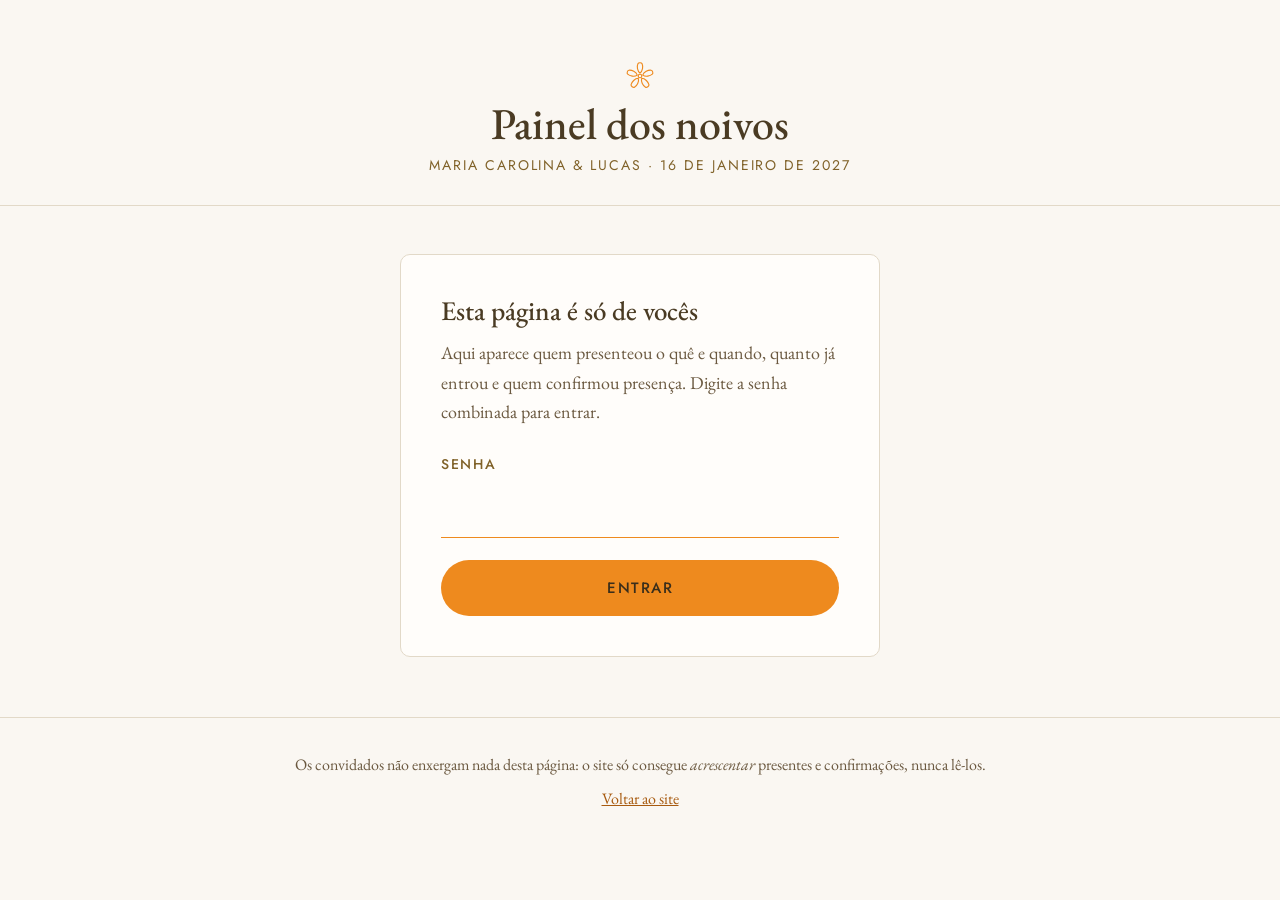
<file: painel.html>
<!DOCTYPE html>
<html lang="pt-BR">
<head>
  <meta charset="UTF-8">
  <meta name="viewport" content="width=device-width, initial-scale=1.0">
  <title>Painel dos noivos — Maria Carolina &amp; Lucas</title>

  <!-- Página privada: fora do site, sem link nenhum e fora de buscadores. -->
  <meta name="robots" content="noindex, nofollow, noarchive">
  <link rel="icon" type="image/svg+xml" href="assets/img/favicon.svg">

  <link rel="preload" href="assets/fonts/eb-garamond.woff2" as="font" type="font/woff2" crossorigin>
  <link rel="preload" href="assets/fonts/jost.woff2" as="font" type="font/woff2" crossorigin>
  <link rel="stylesheet" href="css/styles.css">
  <link rel="stylesheet" href="css/painel.css">
</head>
<body class="painel">

  <svg xmlns="http://www.w3.org/2000/svg" style="display:none" aria-hidden="true">
    <defs>
      <symbol id="svg-flor" viewBox="0 0 48 48">
        <g fill="none" stroke="currentColor" stroke-width="1.5" stroke-linecap="round" stroke-linejoin="round">
          <path d="M24 20.2 C 20.4 17.4 19.6 11.2 21.2 7.6 C 22 5.8 26 5.8 26.8 7.6 C 28.4 11.2 27.6 17.4 24 20.2 Z"/>
          <path d="M24 20.2 C 20.4 17.4 19.6 11.2 21.2 7.6 C 22 5.8 26 5.8 26.8 7.6 C 28.4 11.2 27.6 17.4 24 20.2 Z" transform="rotate(72 24 24)"/>
          <path d="M24 20.2 C 20.4 17.4 19.6 11.2 21.2 7.6 C 22 5.8 26 5.8 26.8 7.6 C 28.4 11.2 27.6 17.4 24 20.2 Z" transform="rotate(144 24 24)"/>
          <path d="M24 20.2 C 20.4 17.4 19.6 11.2 21.2 7.6 C 22 5.8 26 5.8 26.8 7.6 C 28.4 11.2 27.6 17.4 24 20.2 Z" transform="rotate(216 24 24)"/>
          <path d="M24 20.2 C 20.4 17.4 19.6 11.2 21.2 7.6 C 22 5.8 26 5.8 26.8 7.6 C 28.4 11.2 27.6 17.4 24 20.2 Z" transform="rotate(288 24 24)"/>
          <circle cx="24" cy="24" r="2.4"/>
        </g>
      </symbol>
    </defs>
  </svg>

  <header class="painel__topo">
    <svg class="painel__flor" aria-hidden="true"><use href="#svg-flor"/></svg>
    <h1 class="painel__titulo">Painel dos noivos</h1>
    <p class="painel__sub" id="painel-sub"></p>
  </header>

  <main class="painel__corpo">

    <!-- ============================================================
         ENTRADA — a senha é conferida no banco, não aqui
         ============================================================ -->
    <section class="painel__entrada" id="painel-entrada">
      <h2 class="painel__entrada-titulo">Esta página é só de vocês</h2>
      <p class="painel__entrada-nota">
        Aqui aparece quem presenteou o quê e quando, quanto já entrou e quem
        confirmou presença. Digite a senha combinada para entrar.
      </p>
      <form id="painel-form" novalidate>
        <div class="campo">
          <label class="campo__rotulo" for="painel-senha">Senha</label>
          <input class="campo__input" id="painel-senha" type="password"
                 autocomplete="current-password" required>
        </div>
        <div class="painel__erro" id="painel-erro" role="alert" hidden></div>
        <button class="botao botao--primario" id="painel-entrar" type="submit">Entrar</button>
      </form>
      <p class="painel__ajuda" id="painel-ajuda" hidden></p>
    </section>

    <!-- ============================================================
         CONTEÚDO
         ============================================================ -->
    <section id="painel-conteudo" hidden>

      <div class="resumo" id="painel-resumo"></div>

      <div class="painel__barra">
        <div class="painel__abas" id="painel-abas" role="tablist" aria-label="O que mostrar">
          <button class="aba is-ativa" type="button" role="tab" data-alvo="aba-presentes" aria-selected="true">Quem presenteou</button>
          <button class="aba" type="button" role="tab" data-alvo="aba-lista" aria-selected="false">A lista</button>
          <button class="aba" type="button" role="tab" data-alvo="aba-presencas" aria-selected="false">Presenças</button>
        </div>
        <div class="painel__acoes">
          <button class="botao botao--outline botao--mini" id="painel-atualizar" type="button">Atualizar</button>
          <button class="botao botao--texto botao--mini" id="painel-sair" type="button">Sair</button>
        </div>
      </div>

      <p class="painel__atualizado" id="painel-atualizado"></p>

      <!-- ---- Quem presenteou o quê e quando ---- -->
      <div class="aba-painel" id="aba-presentes" role="tabpanel">
        <div class="painel__ferramentas">
          <input class="campo__input painel__busca" id="painel-busca" type="search"
                 placeholder="Procurar por nome ou presente…" aria-label="Procurar">
          <button class="botao botao--outline botao--mini" id="baixar-presentes" type="button">Baixar planilha</button>
        </div>
        <div class="tabela-rolo">
          <table class="tabela" id="tabela-marcacoes">
            <thead>
              <tr><th scope="col">Quando</th><th scope="col">Quem presenteou</th><th scope="col">Presente</th><th scope="col" class="num">Valor</th></tr>
            </thead>
            <tbody></tbody>
          </table>
        </div>
        <p class="painel__vazio" id="vazio-marcacoes" hidden>Nenhum presente registrado até agora.</p>
      </div>

      <!-- ---- A lista inteira, com o que falta ---- -->
      <div class="aba-painel" id="aba-lista" role="tabpanel" hidden>
        <div class="painel__ferramentas">
          <div class="painel__filtro-situacao" id="filtro-situacao" role="group" aria-label="Filtrar a lista">
            <button class="filtro is-ativo" type="button" data-situacao="todos" aria-pressed="true"><span>Todos</span></button>
            <button class="filtro" type="button" data-situacao="disponiveis" aria-pressed="false"><span>Disponíveis</span></button>
            <button class="filtro" type="button" data-situacao="conquistados" aria-pressed="false"><span>Conquistados</span></button>
          </div>
          <button class="botao botao--outline botao--mini" id="baixar-lista" type="button">Baixar planilha</button>
        </div>
        <div class="tabela-rolo">
          <table class="tabela" id="tabela-lista">
            <thead>
              <tr><th scope="col">Presente</th><th scope="col">Categoria</th><th scope="col" class="num">Valor</th><th scope="col" class="num">Recebido</th><th scope="col">Situação</th></tr>
            </thead>
            <tbody></tbody>
          </table>
        </div>
      </div>

      <!-- ---- Confirmações de presença ---- -->
      <div class="aba-painel" id="aba-presencas" role="tabpanel" hidden>
        <div class="painel__ferramentas">
          <span class="painel__conta" id="conta-rsvps"></span>
          <button class="botao botao--outline botao--mini" id="baixar-rsvps" type="button">Baixar planilha</button>
        </div>
        <div class="tabela-rolo">
          <table class="tabela" id="tabela-rsvps">
            <thead>
              <tr><th scope="col">Quando</th><th scope="col">Nome</th><th scope="col">Observações</th></tr>
            </thead>
            <tbody></tbody>
          </table>
        </div>
        <p class="painel__vazio" id="vazio-rsvps" hidden>Ninguém confirmou presença ainda.</p>
      </div>

    </section>
  </main>

  <footer class="painel__rodape">
    <p>Os convidados não enxergam nada desta página: o site só consegue
       <em>acrescentar</em> presentes e confirmações, nunca lê-los.</p>
    <p><a href="index.html">Voltar ao site</a></p>
  </footer>

  <script src="config.js"></script>
  <script src="js/painel.js" defer></script>
</body>
</html>
</file>
<file: css/styles.css>
/* ==========================================================================
   MARIA CAROLINA & LUCAS — SISTEMA VISUAL "LARANJEIRA AQUARELA"
   --------------------------------------------------------------------------
   Paleta e tipografia derivadas do convite oficial: papel claro levemente
   quente, laranja vibrante da aquarela, dourado dos textos e verde-folha.
   Todos os tokens vivem em :root — trocar a paleta inteira exige editar
   apenas esse bloco. Zero drop-shadows: profundidade por luminância.
   ========================================================================== */

/* --- Fontes self-hosted (subset latino, display swap) ------------------- */

@font-face {
  font-family: "EB Garamond";
  src: url("../assets/fonts/eb-garamond.woff2") format("woff2");
  font-weight: 400 700;
  font-style: normal;
  font-display: swap;
}

@font-face {
  font-family: "EB Garamond";
  src: url("../assets/fonts/eb-garamond-italic.woff2") format("woff2");
  font-weight: 400 700;
  font-style: italic;
  font-display: swap;
}

@font-face {
  font-family: "Pinyon Script";
  src: url("../assets/fonts/pinyon-script.woff2") format("woff2");
  font-weight: 400;
  font-style: normal;
  font-display: swap;
}

@font-face {
  font-family: "Jost";
  src: url("../assets/fonts/jost.woff2") format("woff2");
  font-weight: 100 900;
  font-style: normal;
  font-display: swap;
}

:root {
  /* --- Cores (retiradas do convite) ----------------------------------- */
  --paper-video: #F3F1EC;      /* fundo do hero — igual ao papel do vídeo */
  --paper: #FAF7F2;            /* papel das seções */
  --paper-elevated: #FFFDFA;   /* cartões e superfícies elevadas */
  --orange: #EE8A1E;           /* laranja da aquarela e do monograma (gráficos) */
  --orange-display: #C96E0E;   /* laranja p/ TEXTO GRANDE: nome e subtítulos */
  --orange-ink: #A85B10;       /* laranja p/ TEXTO CORRIDO (contraste AA) */
  --orange-sobre: #3A2E1B;     /* texto escuro usado sobre o laranja vivo */
  --gold: #B09050;             /* dourado dos textos do convite */
  --gold-deep: #806229;        /* dourado escuro (labels sobre papel) */
  --ink: #4A3B23;              /* texto principal: marrom-dourado escuro */
  --ink-soft: #6B5940;         /* texto secundário */
  --leaf: #7C9455;             /* verde-folha da aquarela */
  --leaf-deep: #4F6337;        /* verde profundo: rodapé e botão primário */
  --hairline: #E2D9C8;         /* divisores tracejados 1px */

  /* --- Tipografia ------------------------------------------------------ */
  --font-display: "EB Garamond", Georgia, serif;
  --font-body: "EB Garamond", Georgia, serif;
  --font-script: "Pinyon Script", cursive;
  --font-micro: "Jost", system-ui, sans-serif;

  /* --- Métricas -------------------------------------------------------- */
  --nav-height: 64px;
  --stage-max: 1600px;     /* largura máxima da ilustração do hero */
  --radius-card: 10px;
  --radius-pill: 999px;
}

@media (min-width: 768px) {
  :root { --nav-height: 76px; }
}

/* ==========================================================================
   BASE
   ========================================================================== */

*, *::before, *::after { box-sizing: border-box; }

html { scroll-behavior: smooth; }

body {
  margin: 0;
  font-family: var(--font-body);
  font-weight: 400;
  font-size: 21px;
  line-height: 1.65;
  color: var(--ink);
  background: var(--paper);
  -webkit-font-smoothing: antialiased;
}

@media (min-width: 1100px) { body { font-size: 22px; } }

img, svg, video { display: block; }
a { color: inherit; }
[hidden] { display: none !important; }

:focus-visible {
  outline: 2px solid var(--leaf-deep);
  outline-offset: 3px;
  border-radius: 2px;
}

::selection { background: var(--orange); color: #fff; }

body.travado { overflow: hidden; }

/* ==========================================================================
   NAVEGAÇÃO
   ========================================================================== */

.nav {
  position: fixed;
  inset: 0 0 auto 0;
  z-index: 80;
  height: var(--nav-height);
  display: flex;
  align-items: center;
  justify-content: space-between;
  padding-inline: clamp(20px, 4vw, 48px);
  background: transparent;
  border-bottom: 1px dashed transparent;
  transition: background-color .35s ease, border-color .35s ease;
}

.nav.is-scrolled {
  background: var(--paper);
  border-bottom-color: var(--hairline);
}

.nav__brand { display: flex; align-items: center; text-decoration: none; }

.nav__mono {
  width: 52px;
  height: 51px;
  color: var(--orange);
}

.nav__links { display: none; gap: clamp(20px, 2.6vw, 38px); }

.nav__links a {
  font-family: var(--font-micro);
  font-size: 14px;
  font-weight: 500;
  letter-spacing: .16em;
  text-transform: uppercase;
  text-decoration: none;
  color: var(--ink);
  padding-block: 6px;
  border-bottom: 1px dashed transparent;
  transition: border-color .25s ease, color .25s ease;
}

.nav__links a:hover { color: var(--orange-ink); }
.nav__links a.is-active { border-bottom-color: var(--orange); }

.nav__burger {
  appearance: none;
  background: none;
  border: 0;
  padding: 10px 6px;
  cursor: pointer;
  display: grid;
  gap: 6px;
}

.nav__burger span {
  display: block;
  width: 24px;
  height: 1.5px;
  background: var(--ink);
  transition: transform .3s ease;
}

.nav__burger[aria-expanded="true"] span:first-child { transform: translateY(3.75px) rotate(45deg); }
.nav__burger[aria-expanded="true"] span:last-child { transform: translateY(-3.75px) rotate(-45deg); }

@media (min-width: 900px) {
  .nav__links { display: flex; }
  .nav__burger { display: none; }
}

.menu {
  position: fixed;
  inset: 0;
  z-index: 70;
  background: var(--paper);
  display: grid;
  place-content: center;
  justify-items: center;
  gap: clamp(28px, 6vh, 52px);
}

.menu__mono { width: 72px; height: 70px; color: var(--orange); }

.menu__links { display: grid; gap: clamp(20px, 4vh, 32px); text-align: center; }

.menu__links a {
  font-family: var(--font-display);
  font-weight: 500;
  font-size: clamp(29px, 7vw, 36px);
  letter-spacing: .1em;
  text-transform: uppercase;
  text-decoration: none;
  border-bottom: 1px dashed transparent;
}

.menu__links a.is-active { border-bottom-color: var(--orange); }

/* ==========================================================================
   HERO — a aquarela é pintada conforme a rolagem
   ========================================================================== */

.hero { background: var(--paper-video); }

.hero__pin {
  position: relative;
  min-height: 100vh;
  min-height: 100svh;
  display: flex;
  flex-direction: column;
  align-items: center;
  justify-content: center;
  gap: clamp(8px, 1.8vh, 20px);
  padding: calc(var(--nav-height) + 8px) clamp(12px, 2vw, 28px) 68px;
}

@media (min-width: 768px) {
  .hero__pin { padding-bottom: 76px; }
}

.hero__inner {
  width: 100%;
  display: flex;
  flex-direction: column;
  align-items: center;
  gap: clamp(12px, 2.2vh, 24px);
}

.hero__eyebrow {
  margin: 0;
  font-family: var(--font-micro);
  font-size: 13px;
  font-weight: 500;
  letter-spacing: .28em;
  text-transform: uppercase;
  color: var(--gold-deep);
}

/* A ilustração ocupa boa parte da largura, limitada pela altura livre
   da tela para que legenda, nome e data caibam na mesma dobra. */
.hero__stage {
  position: relative;
  width: min(100%, calc((100vh - 290px) * .857));
  width: min(100%, calc((100svh - 290px) * .857));
  opacity: 0;
  transition: opacity 1.2s ease;
}

.hero__stage.is-ready { opacity: 1; }

@media (min-width: 768px) {
  .hero__stage {
    width: min(96vw, var(--stage-max), calc((100vh - 300px) * 2));
    width: min(96vw, var(--stage-max), calc((100svh - 300px) * 2));
  }
}

.hero__video-wrap {
  position: relative;
  /* Máscara de emenda: dissolve a borda do vídeo no papel da seção.
     No mobile a elipse é mais generosa para não cortar a ilustração. */
  -webkit-mask-image: radial-gradient(ellipse 54% 50% at center, #000 66%, transparent 99%);
  mask-image: radial-gradient(ellipse 54% 50% at center, #000 66%, transparent 99%);
}

@media (min-width: 768px) {
  .hero__video-wrap {
    -webkit-mask-image: radial-gradient(ellipse 46% 46% at center, #000 58%, transparent 97%);
    mask-image: radial-gradient(ellipse 46% 46% at center, #000 58%, transparent 97%);
  }
}

/* A capa (imagem) e o vídeo ocupam exatamente o mesmo espaço: o vídeo
   entra por cima só quando começa a tocar, e no fim a capa reassume
   já com a ilustração completa. */
.hero__video-wrap img,
.hero__video-wrap video {
  width: 100%;
  height: auto;
  aspect-ratio: 6 / 7;
  object-fit: cover;
}

.hero__video-wrap video {
  position: absolute;
  inset: 0;
  height: 100%;
  opacity: 0;
  transition: opacity .5s ease;
}

.hero__stage.is-tocando .hero__video-wrap video { opacity: 1; }

/* Ao terminar, a imagem final entra e o vídeo sai de cena. */
.hero__stage.is-final .hero__video-wrap video { opacity: 0; }

/* No desktop a ilustração é exibida em recorte panorâmico, o que a deixa
   ocupar boa parte da largura da página sem empurrar nome e data para
   fora da primeira dobra. */
@media (min-width: 768px) {
  .hero__video-wrap img,
  .hero__video-wrap video { aspect-ratio: 2 / 1; }
}

/* O nome, em caligrafia, abaixo da ilustração — sempre legível.
   Em telas estreitas quebra em três linhas, como no convite. */
.hero__wordmark {
  margin: 0;
  font-family: var(--font-script);
  font-weight: 400;
  font-size: clamp(33px, 9.4vw, 50px);
  line-height: 1;
  text-align: center;
  color: var(--orange-display);
  display: grid;
  justify-items: center;
  gap: 0;
}

.hero__wordmark .e-comercial {
  font-size: .8em;
  margin-block: -.02em;
}

@media (min-width: 768px) {
  .hero__wordmark {
    display: block;
    font-size: clamp(50px, 5.6vw, 78px);
  }
  /* Em telas largas o nome volta a caber em uma linha só. */
  .hero__wordmark span { display: inline; }
  .hero__wordmark .e-comercial {
    font-size: 1em;
    margin-inline: .16em;
  }
}

.hero__date {
  margin: 0;
  display: flex;
  align-items: center;
  gap: 14px;
  font-family: var(--font-micro);
  font-size: 14px;
  font-weight: 500;
  letter-spacing: .26em;
  color: var(--gold-deep);
}

.hero__date-flor { width: 15px; height: 15px; color: var(--orange); }

.hero__scroll {
  position: absolute;
  bottom: 24px;
  left: 50%;
  transform: translateX(-50%);
  color: var(--gold);
  padding: 10px;
  animation: scroll-bob 2.6s ease-in-out infinite;
}

@keyframes scroll-bob {
  0%, 100% { transform: translate(-50%, 0); }
  50%      { transform: translate(-50%, 7px); }
}

/* ==========================================================================
   SEÇÕES — ESTRUTURA COMUM
   ========================================================================== */

.section {
  padding: clamp(72px, 11vh, 124px) clamp(20px, 5vw, 48px);
  scroll-margin-top: calc(var(--nav-height) + 4px);
}

.section__inner { max-width: 1160px; margin-inline: auto; }
.section__inner--narrow { max-width: 660px; }

.section__title {
  margin: 0 0 6px;
  font-family: var(--font-display);
  font-weight: 500;
  font-size: clamp(29px, 4.2vw, 48px);
  line-height: 1.08;
  letter-spacing: .09em;
  text-transform: uppercase;
  color: var(--gold-deep);
  text-wrap: balance;
}

.section__title--centro { text-align: center; }

/* Subtítulo manuscrito, no espírito do convite */
.assinatura {
  margin: 0 0 26px;
  font-family: var(--font-script);
  font-size: clamp(30px, 4.4vw, 46px);
  line-height: 1.2;
  color: var(--orange-display);
}

.assinatura--centro { text-align: center; }

.section__intro {
  margin: 0 auto 44px;
  max-width: 62ch;
  color: var(--ink-soft);
  text-align: center;
}

.divider {
  display: flex;
  align-items: center;
  gap: 20px;
  max-width: 1160px;
  margin-inline: auto;
  padding-inline: clamp(20px, 5vw, 48px);
}

.divider::before,
.divider::after {
  content: "";
  flex: 1;
  border-top: 1px dashed var(--hairline);
}

.divider__ramalhete { width: 132px; height: 30px; flex-shrink: 0; }

.reveal {
  opacity: 0;
  transform: translateY(24px);
  transition: opacity .7s ease, transform .7s ease;
}

.reveal.is-visible { opacity: 1; transform: translateY(0); }

/* ==========================================================================
   BOTÕES
   ========================================================================== */

.botao {
  display: inline-block;
  border-radius: var(--radius-pill);
  font-family: var(--font-micro);
  font-size: 15px;
  font-weight: 500;
  letter-spacing: .1em;
  text-transform: uppercase;
  text-decoration: none;
  text-align: center;
  padding: 16px 32px;
  cursor: pointer;
  border: 1px solid transparent;
  transition: background-color .25s ease, color .25s ease, border-color .25s ease;
}

.botao--primario {
  background: var(--orange);
  color: var(--orange-sobre);
  width: 100%;
}

.botao--primario:hover { background: #E07E12; }
.botao--primario[disabled] { opacity: .7; cursor: wait; }

.botao--outline {
  background: transparent;
  border-color: var(--orange);
  color: var(--orange-ink);
}

.botao--outline:hover { background: color-mix(in srgb, var(--orange) 12%, transparent); }

.botao--texto {
  background: none;
  border: 0;
  color: var(--ink-soft);
  text-decoration: underline;
  text-underline-offset: 4px;
  padding: 10px;
  width: 100%;
}

.botao--texto:hover { color: var(--orange-ink); }

.botao.is-copied {
  background: var(--leaf-deep);
  border-color: var(--leaf-deep);
  color: #fff;
}

/* ==========================================================================
   1 · NOSSO GRANDE DIA
   ========================================================================== */

.boas-vindas__grid {
  display: grid;
  gap: clamp(34px, 6vw, 80px);
  align-items: center;
}

@media (min-width: 900px) {
  .boas-vindas__grid { grid-template-columns: 5fr 6fr; }
}

.boas-vindas__media {
  margin: 0;
  border-radius: var(--radius-card);
  overflow: hidden;
  aspect-ratio: 4 / 5;
}

.boas-vindas__media img {
  width: 100%;
  height: 118%;
  object-fit: cover;
  will-change: transform;
}

.boas-vindas__texto p { margin: 0 0 1.15em; }
.boas-vindas__texto p:last-child { margin-bottom: 0; }

/* ==========================================================================
   2 · O GRANDE DIA
   ========================================================================== */

.odia__grid {
  display: grid;
  gap: clamp(40px, 6vw, 56px);
  text-align: center;
}

@media (min-width: 900px) {
  .odia__grid { grid-template-columns: repeat(3, 1fr); align-items: start; }
}

.odia__bloco { display: grid; justify-items: center; gap: 6px; }

.odia__icone {
  width: 46px;
  height: 46px;
  color: var(--orange);
  margin-bottom: 10px;
}

.odia__rotulo {
  margin: 0;
  font-family: var(--font-micro);
  font-size: 13px;
  font-weight: 500;
  letter-spacing: .16em;
  text-transform: uppercase;
  color: var(--gold-deep);
}

.odia__valor {
  margin: 0;
  font-family: var(--font-display);
  font-weight: 500;
  font-size: clamp(24px, 2.6vw, 31px);
  line-height: 1.22;
}

.odia__nota {
  margin: 0;
  font-size: 18px;
  color: var(--ink-soft);
  max-width: 38ch;
  white-space: pre-line;
}

.odia__bloco .botao { margin-top: 14px; }

.odia__fotos {
  display: grid;
  gap: clamp(14px, 2vw, 22px);
  margin-top: clamp(52px, 8vh, 84px);
}

@media (min-width: 700px) {
  .odia__fotos { grid-template-columns: 1fr 1fr; }
}

.odia__fotos figure {
  margin: 0;
  border-radius: var(--radius-card);
  overflow: hidden;
  aspect-ratio: 4 / 5;
}

.odia__fotos img { width: 100%; height: 100%; object-fit: cover; }

/* ==========================================================================
   3 · DRESS CODE
   ========================================================================== */

/* A frase-síntese da Carol, em destaque de citação */
.traje__ideia {
  margin: -8px auto clamp(48px, 7vw, 72px);
  max-width: 34ch;
  font-family: var(--font-display);
  font-style: italic;
  font-size: clamp(24px, 2.8vw, 31px);
  line-height: 1.4;
  text-align: center;
  color: var(--ink);
  text-wrap: balance;
}

.traje__grupos {
  display: grid;
  gap: clamp(56px, 8vw, 88px);
}

.traje__cabeca {
  max-width: 62ch;
  margin: 0 auto clamp(22px, 3vw, 32px);
  text-align: center;
}

.traje__grupo-titulo {
  margin: 0 0 10px;
  font-family: var(--font-display);
  font-weight: 500;
  font-size: clamp(28px, 3.2vw, 36px);
  line-height: 1.15;
  color: var(--orange-display);
}

.traje__grupo-texto { margin: 0; color: var(--ink-soft); }

/* As inspirações: 3 por linha no celular, as 6 numa linha só a partir
   de 700px. Recortes em 3:8 — look de corpo inteiro. */
.traje__looks {
  list-style: none;
  margin: 0;
  padding: 0;
  display: grid;
  grid-template-columns: repeat(3, 1fr);
  gap: clamp(8px, 1.4vw, 16px);
}

@media (min-width: 700px) {
  .traje__looks { grid-template-columns: repeat(6, 1fr); }
}

.traje__look {
  border-radius: var(--radius-card);
  overflow: hidden;
  background: var(--paper-elevated);
}

.traje__look img {
  width: 100%;
  height: auto;
  aspect-ratio: 3 / 8;
  object-fit: cover;
}

.traje__inspiracoes {
  margin: clamp(40px, 6vw, 56px) auto 0;
  max-width: 58ch;
  font-style: italic;
  /* itálico do Garamond é mais fino: fica no mesmo corpo do texto */
  font-size: 21px;
  line-height: 1.6;
  text-align: center;
  color: var(--ink-soft);
}

@media (min-width: 1100px) { .traje__inspiracoes { font-size: 22px; } }

/* O pedido da noiva — o único quadro da seção, para não passar batido */
.traje__pedido {
  margin: clamp(36px, 5vw, 48px) auto 0;
  max-width: 640px;
  padding: clamp(24px, 4vw, 34px) clamp(22px, 4vw, 40px);
  background: var(--paper-elevated);
  border: 1px solid var(--hairline);
  border-top: 3px solid var(--orange);
  border-radius: var(--radius-card);
  display: grid;
  justify-items: center;
  gap: 8px;
  text-align: center;
}

.traje__pedido-flor { width: 30px; height: 30px; color: var(--orange); }

.traje__pedido-titulo {
  margin: 0;
  font-family: var(--font-micro);
  font-size: 14px;
  font-weight: 500;
  letter-spacing: .16em;
  text-transform: uppercase;
  color: var(--gold-deep);
}

.traje__pedido-texto { margin: 0; }

/* ==========================================================================
   4 · PRESENTES
   ========================================================================== */

/* Explicação curta de como a lista funciona, acima dos filtros */
.presentes__instrucao {
  margin: 18px auto 0;
  max-width: 62ch;
  text-align: center;
  font-size: 19px;
  line-height: 1.6;
  color: var(--ink-soft);
}

@media (min-width: 1100px) { .presentes__instrucao { font-size: 20px; } }

.presentes__lista { scroll-margin-top: 90px; }

/* --- Filtros por categoria (são 92 presentes) --------------------------- */
.presentes__filtros {
  display: flex;
  flex-wrap: wrap;
  justify-content: center;
  gap: 10px;
  margin-top: clamp(34px, 5vw, 52px);
}

.filtro {
  display: inline-flex;
  align-items: baseline;
  gap: 8px;
  /* 13px em cima e embaixo deixam o botão com 47px de altura: acima dos
     44px mínimos para o dedo acertar sem esforço. */
  padding: 13px 20px;
  border: 1px solid var(--hairline);
  border-radius: var(--radius-pill);
  background: var(--paper-elevated);
  color: var(--ink);
  font-family: var(--font-micro);
  font-size: 16px;
  font-weight: 400;
  letter-spacing: .04em;
  line-height: 1.2;
  cursor: pointer;
  transition: border-color .2s ease, background .2s ease, color .2s ease;
}

.filtro:hover { border-color: var(--orange); }

.filtro__conta {
  font-size: 13px;
  font-weight: 500;
  color: var(--gold-deep);
  font-variant-numeric: tabular-nums;
}

.filtro.is-ativo {
  background: var(--leaf-deep);
  border-color: var(--leaf-deep);
  color: #fff;
}

.filtro.is-ativo .filtro__conta { color: rgba(255, 255, 255, .82); }

/* Contador acima da grade */
.presentes__resumo {
  margin: 20px 0 0;
  text-align: center;
  font-family: var(--font-micro);
  font-size: 14px;
  letter-spacing: .12em;
  text-transform: uppercase;
  color: var(--ink-soft);
}

.presentes__grid {
  display: grid;
  gap: clamp(20px, 3vw, 32px);
  grid-template-columns: repeat(2, 1fr);
  margin-top: clamp(20px, 3vw, 30px);
}

@media (min-width: 780px)  { .presentes__grid { grid-template-columns: repeat(3, 1fr); } }
@media (min-width: 1080px) { .presentes__grid { grid-template-columns: repeat(4, 1fr); } }

.presente {
  display: flex;
  flex-direction: column;
  background: var(--paper-elevated);
  border: 1px solid var(--hairline);
  border-radius: var(--radius-card);
  overflow: hidden;
  position: relative;
}

.presente__foto {
  width: 100%;
  aspect-ratio: 1 / 1;
  object-fit: cover;
  background: #fff;
}

.presente__corpo {
  padding: 16px 16px 18px;
  display: flex;
  flex-direction: column;
  gap: 8px;
  flex: 1;
}

.presente__nome {
  margin: 0;
  font-family: var(--font-display);
  font-weight: 500;
  font-size: 24px;
  line-height: 1.2;
}

/* Sugestão de marca/modelo, discreta sob o nome */
.presente__modelo {
  margin: -2px 0 0;
  font-size: 16px;
  line-height: 1.35;
  color: var(--ink-soft);
}

.presente__valor {
  margin: 0;
  font-family: var(--font-micro);
  font-size: 18px;
  font-weight: 500;
  letter-spacing: .04em;
  color: var(--orange-ink);
}

.presente__unidades {
  margin: 0;
  font-family: var(--font-micro);
  font-size: 13px;
  letter-spacing: .1em;
  text-transform: uppercase;
  color: var(--ink-soft);
}

/* Barra de progresso das contribuições */
.presente__barra {
  height: 3px;
  border-radius: 999px;
  background: var(--hairline);
  overflow: hidden;
}

.presente__barra span {
  display: block;
  height: 100%;
  background: var(--orange);
  border-radius: 999px;
}

.presente__acao { margin-top: auto; padding-top: 12px; }

/* O botão vive dentro de uma coluna estreita: aperta o espaçamento das
   letras para caber sem encolher a fonte, que precisa continuar legível. */
.presente__acao .botao {
  width: 100%;
  padding-inline: 8px;
  letter-spacing: .04em;
}

@media (min-width: 420px) {
  .presente__acao .botao { padding-inline: 14px; letter-spacing: .08em; }
}

/* Estado conquistado */
.presente.is-conquistado .presente__foto { opacity: .48; }

.presente__selo {
  position: absolute;
  top: 14px;
  left: 50%;
  transform: translateX(-50%) rotate(-3deg);
  display: flex;
  align-items: center;
  gap: 8px;
  padding: 8px 18px;
  border-radius: var(--radius-pill);
  background: var(--leaf-deep);
  color: #fff;
  font-family: var(--font-micro);
  font-size: 13px;
  font-weight: 500;
  letter-spacing: .14em;
  text-transform: uppercase;
  white-space: nowrap;
}

.presente__selo svg { width: 15px; height: 15px; }

/* Bloco no fim da lista: contribuição com valor à escolha */
.livre {
  margin-top: clamp(32px, 5vw, 52px);
  padding: clamp(28px, 5vw, 44px) clamp(20px, 4vw, 40px);
  background: var(--paper-elevated);
  border: 1px dashed var(--hairline);
  border-radius: var(--radius-card);
  display: grid;
  justify-items: center;
  gap: 12px;
  text-align: center;
}

.livre__flor { width: 34px; height: 34px; color: var(--orange); }

.livre__titulo {
  margin: 0;
  font-family: var(--font-display);
  font-weight: 500;
  font-size: clamp(24px, 3vw, 30px);
  line-height: 1.2;
}

.livre__nota {
  margin: 0;
  max-width: 46ch;
  color: var(--ink-soft);
}

.livre .botao { margin-top: 6px; }

/* ==========================================================================
   JANELA DE PRESENTE
   ========================================================================== */

.modal {
  position: fixed;
  inset: 0;
  z-index: 100;
  background: rgba(74, 59, 35, .38);
  display: grid;
  place-items: center;
  padding: clamp(12px, 4vw, 40px);
  overflow-y: auto;
}

.modal__caixa {
  position: relative;
  width: min(100%, 440px);
  max-height: 92vh;
  overflow-y: auto;
  background: var(--paper-elevated);
  border-radius: var(--radius-card);
  padding: clamp(24px, 5vw, 36px);
  display: grid;
  gap: 12px;
  text-align: center;
}

.modal__fechar {
  position: absolute;
  top: 10px;
  right: 12px;
  appearance: none;
  background: none;
  border: 0;
  font-size: 30px;
  line-height: 1;
  color: var(--ink-soft);
  cursor: pointer;
  padding: 6px 10px;
}

.modal__foto {
  width: 150px;
  height: 150px;
  object-fit: cover;
  background: #fff;
  border: 1px solid var(--hairline);
  border-radius: var(--radius-card);
  margin-inline: auto;
}

.modal__nome {
  margin: 0;
  font-family: var(--font-display);
  font-weight: 500;
  font-size: 30px;
  line-height: 1.2;
}

.modal__modelo {
  margin: -6px 0 0;
  font-size: 18px;
  line-height: 1.4;
  color: var(--ink-soft);
}

.modal__valor {
  margin: 0;
  font-family: var(--font-micro);
  font-size: 16px;
  letter-spacing: .08em;
  text-transform: uppercase;
  color: var(--ink-soft);
}

.modal__rotulo {
  margin: 10px 0 0;
  font-family: var(--font-micro);
  font-size: 14px;
  font-weight: 500;
  letter-spacing: .12em;
  text-transform: uppercase;
  color: var(--gold-deep);
}

.modal__opcoes {
  display: grid;
  grid-template-columns: repeat(3, 1fr);
  gap: 8px;
}

.modal__opcao {
  appearance: none;
  background: transparent;
  border: 1px solid var(--hairline);
  border-radius: var(--radius-pill);
  padding: 15px 6px;
  font-family: var(--font-micro);
  font-size: 18px;
  color: var(--ink);
  cursor: pointer;
  transition: border-color .2s ease, background-color .2s ease, color .2s ease;
}

.modal__opcao:hover { border-color: var(--orange); }

.modal__opcao.is-ativa {
  background: var(--orange);
  border-color: var(--orange);
  color: var(--orange-sobre);
  font-weight: 500;
}

.campo--valor { text-align: left; }

.modal__como {
  margin: 6px 0 0;
  font-size: 18px;
  color: var(--ink-soft);
}

.modal__pix {
  margin: 0;
  display: grid;
  gap: 10px;
  padding: 16px;
  border: 1px dashed var(--orange);
  border-radius: var(--radius-card);
  background: color-mix(in srgb, var(--orange) 6%, var(--paper-elevated));
}

.modal__pix dt {
  font-family: var(--font-micro);
  font-size: 13px;
  font-weight: 500;
  letter-spacing: .12em;
  text-transform: uppercase;
  color: var(--gold-deep);
  margin-bottom: 2px;
}

.modal__pix dd { margin: 0; font-size: 20px; }
.modal__chave { font-family: var(--font-micro); font-size: 17px; word-break: break-all; }

.modal__qr { margin: 0; }
.modal__qr img { width: min(190px, 66%); margin-inline: auto; border-radius: var(--radius-card); }

/* --- Blocos de pagamento dentro da janela de presente --- */

.pagar { display: grid; gap: 12px; }

.pagar--secundario { margin-top: 6px; }

.pagar__titulo {
  margin: 0;
  font-family: var(--font-display);
  font-weight: 500;
  font-size: 24px;
}

.pagar__nota {
  margin: 0;
  font-size: 18px;
  line-height: 1.5;
  color: var(--ink-soft);
}

/* QR do PIX, desenhado no próprio navegador */
.pagar__qr {
  margin: 0;
  width: min(220px, 68%);
  margin-inline: auto;
  padding: 10px;
  background: #fff;
  border: 1px solid var(--hairline);
  border-radius: var(--radius-card);
}

.pagar__qr svg { width: 100%; height: auto; display: block; }

.pagar__rotulo {
  margin: 4px 0 0;
  font-family: var(--font-micro);
  font-size: 14px;
  font-weight: 500;
  letter-spacing: .12em;
  text-transform: uppercase;
  color: var(--gold-deep);
}

/* O código copia-e-cola é longo: mostramos contido e rolável */
.pagar__codigo {
  margin: 0;
  max-height: 68px;
  overflow-y: auto;
  padding: 10px 12px;
  background: color-mix(in srgb, var(--orange) 5%, var(--paper-elevated));
  border: 1px dashed var(--orange);
  border-radius: var(--radius-card);
  font-family: var(--font-micro);
  font-size: 14px;
  line-height: 1.5;
  word-break: break-all;
  text-align: left;
  color: var(--ink-soft);
}

.pagar__dados {
  margin: 0;
  display: grid;
  gap: 8px;
  text-align: left;
}

.pagar__dados dt {
  font-family: var(--font-micro);
  font-size: 13px;
  font-weight: 500;
  letter-spacing: .12em;
  text-transform: uppercase;
  color: var(--gold-deep);
}

.pagar__dados dd { margin: 0; font-size: 19px; }
.pagar__chave { font-family: var(--font-micro); font-size: 17px; word-break: break-all; }

/* Separador "ou" entre as duas formas de pagamento */
.pagar__ou {
  display: flex;
  align-items: center;
  gap: 14px;
  margin-top: 8px;
  font-family: var(--font-micro);
  font-size: 13px;
  letter-spacing: .14em;
  text-transform: uppercase;
  color: var(--ink-soft);
}

.pagar__ou::before,
.pagar__ou::after {
  content: "";
  flex: 1;
  border-top: 1px dashed var(--hairline);
}

#confirmar-formulario { display: grid; gap: 14px; text-align: left; }

/* Campo de valor livre, com o "R$" fixo à esquerda */
.campo__moeda {
  display: flex;
  align-items: baseline;
  gap: 8px;
  border-bottom: 1px solid var(--gold);
}

.campo__moeda span {
  font-family: var(--font-micro);
  font-size: 20px;
  color: var(--ink-soft);
}

.campo__moeda .campo__input {
  border-bottom: 0;
  padding-left: 0;
  font-size: 26px;
}

#confirmar-obrigado {
  display: grid;
  justify-items: center;
  gap: 8px;
  padding-block: 6px;
}

.confirmar__flor {
  width: 34px;
  height: 34px;
  color: var(--orange);
}

/* Lembrete de que dá para parcelar o PIX no próprio banco */
.pagar__parcelar {
  margin: 2px 0 0;
  font-size: 17px;
  line-height: 1.5;
  color: var(--ink-soft);
  font-style: italic;
}

.modal__erro {
  margin: 0;
  font-size: 17px;
  color: #A02D0F;
  text-align: left;
}

.modal__aviso {
  margin: 0;
  font-size: 18px;
  color: var(--ink-soft);
}

.modal__aviso.is-pago {
  color: var(--leaf-deep);
  font-weight: 500;
}

/* ==========================================================================
   4 · RSVP
   ========================================================================== */

.rsvp__form { display: grid; gap: 32px; }

.campo { display: grid; gap: 8px; }

.campo__rotulo {
  font-family: var(--font-micro);
  font-size: 14px;
  font-weight: 500;
  letter-spacing: .12em;
  text-transform: uppercase;
  color: var(--gold-deep);
}

.campo__input {
  width: 100%;
  background: transparent;
  border: 0;
  border-bottom: 1px solid var(--gold);
  border-radius: 0;
  padding: 12px 2px;
  font-family: var(--font-body);
  font-size: 22px;
  color: var(--ink);
  transition: border-color .25s ease;
}

.campo__input:focus { outline: none; border-bottom-color: var(--orange); }
.campo__input--area { resize: vertical; min-height: 76px; }
.campo__input::placeholder { color: color-mix(in srgb, var(--ink-soft) 62%, var(--paper)); }

.rsvp__sucesso {
  text-align: center;
  display: grid;
  justify-items: center;
  gap: 10px;
  padding-block: 22px;
}

.rsvp__sucesso-icone { width: 52px; height: 52px; color: var(--orange); margin-bottom: 6px; }

.rsvp__sucesso h3 {
  margin: 0;
  font-family: var(--font-display);
  font-weight: 500;
  font-size: 33px;
  letter-spacing: .04em;
}

.rsvp__sucesso p { margin: 0; color: var(--ink-soft); max-width: 44ch; }

/* ==========================================================================
   RODAPÉ
   ========================================================================== */

.rodape {
  background: var(--leaf-deep);
  color: var(--paper);
  text-align: center;
  padding: 76px 24px 32px;
  display: grid;
  justify-items: center;
  gap: 8px;
}

.rodape__mono { width: 92px; height: 90px; color: var(--paper); opacity: .92; margin-bottom: 10px; }

.rodape__nomes {
  margin: 0;
  font-family: var(--font-script);
  font-size: clamp(38px, 6vw, 56px);
  line-height: 1.18;
}

.rodape__versiculo {
  margin: 14px 0 0;
  font-style: italic;
  max-width: 40ch;
  opacity: .92;
}

.rodape__versiculo-ref {
  margin: 0;
  font-family: var(--font-micro);
  font-size: 13px;
  letter-spacing: .14em;
  text-transform: uppercase;
  opacity: .78;
}

.rodape__agradecimento { margin: 20px 0 0; max-width: 44ch; }

.rodape__data {
  margin: 12px 0 0;
  font-family: var(--font-micro);
  font-size: 13px;
  font-weight: 500;
  letter-spacing: .24em;
  text-transform: uppercase;
}

.rodape__credito {
  margin: 42px 0 0;
  font-family: var(--font-micro);
  font-size: 12px;
  letter-spacing: .14em;
  text-transform: uppercase;
  opacity: .72;
}

/* ==========================================================================
   MOVIMENTO REDUZIDO
   ========================================================================== */

@media (prefers-reduced-motion: reduce) {
  html { scroll-behavior: auto; }

  .reveal, .reveal.is-visible {
    opacity: 1;
    transform: none;
    transition: none;
  }

  .hero__stage { opacity: 1; transition: none; }
  .hero__scroll { animation: none; }
}
</file>
<file: css/painel.css>
/* ==========================================================================
   PAINEL DOS NOIVOS — página privada (painel.html)
   --------------------------------------------------------------------------
   Reaproveita a paleta e as fontes de styles.css. Aqui não há cerimônia:
   é uma tela de consulta, feita para ler rápido no celular.
   ========================================================================== */

.painel {
  background: var(--paper);
  font-size: 19px;
}

.painel__topo {
  display: grid;
  justify-items: center;
  gap: 6px;
  padding: clamp(34px, 7vw, 58px) 20px clamp(20px, 3vw, 28px);
  text-align: center;
  border-bottom: 1px solid var(--hairline);
}

.painel__flor { width: 36px; height: 36px; color: var(--orange); }

.painel__titulo {
  margin: 0;
  font-family: var(--font-display);
  font-weight: 500;
  font-size: clamp(32px, 6vw, 44px);
  line-height: 1.1;
}

.painel__sub {
  margin: 0;
  font-family: var(--font-micro);
  font-size: 14px;
  letter-spacing: .14em;
  text-transform: uppercase;
  color: var(--gold-deep);
}

.painel__corpo {
  max-width: 1200px;
  margin-inline: auto;
  padding: clamp(28px, 5vw, 48px) clamp(16px, 4vw, 36px) 60px;
}

/* --- Entrada ------------------------------------------------------------ */

.painel__entrada {
  max-width: 480px;
  margin-inline: auto;
  padding: clamp(28px, 5vw, 40px);
  background: var(--paper-elevated);
  border: 1px solid var(--hairline);
  border-radius: var(--radius-card);
}

.painel__entrada-titulo {
  margin: 0 0 10px;
  font-family: var(--font-display);
  font-weight: 500;
  font-size: 27px;
  line-height: 1.2;
}

.painel__entrada-nota {
  margin: 0 0 26px;
  font-size: 18px;
  color: var(--ink-soft);
}

.painel__entrada .botao { margin-top: 22px; }

.painel__erro,
.painel__ajuda {
  margin: 16px 0 0;
  font-size: 17px;
  line-height: 1.5;
}

.painel__erro { color: #8C2F17; display: grid; gap: 6px; }
.painel__erro strong { font-weight: 600; }
.painel__erro-dica { color: var(--ink); }

/* O motivo técnico: pequeno, mas legível num print */
.painel__erro-detalhe {
  margin-top: 4px;
  font-family: var(--font-micro);
  font-size: 13px;
  line-height: 1.45;
  letter-spacing: .02em;
  color: var(--ink-soft);
  overflow-wrap: anywhere;
}
.painel__ajuda { color: var(--ink-soft); }

/* --- Resumo ------------------------------------------------------------- */

.resumo {
  display: grid;
  grid-template-columns: repeat(2, 1fr);
  gap: clamp(10px, 2vw, 18px);
}

@media (min-width: 860px) { .resumo { grid-template-columns: repeat(4, 1fr); } }

.resumo__bloco {
  padding: clamp(16px, 2.6vw, 24px);
  background: var(--paper-elevated);
  border: 1px solid var(--hairline);
  border-radius: var(--radius-card);
  text-align: center;
}

.resumo__rotulo {
  margin: 0;
  font-family: var(--font-micro);
  font-size: 12px;
  letter-spacing: .13em;
  text-transform: uppercase;
  color: var(--gold-deep);
}

.resumo__valor {
  margin: 8px 0 2px;
  font-family: var(--font-display);
  font-weight: 500;
  font-size: clamp(26px, 4vw, 34px);
  line-height: 1.1;
  color: var(--orange-ink);
  font-variant-numeric: tabular-nums;
}

.resumo__nota {
  margin: 0;
  font-size: 15px;
  line-height: 1.35;
  color: var(--ink-soft);
}

/* --- Abas e ações ------------------------------------------------------- */

.painel__barra {
  display: flex;
  flex-wrap: wrap;
  align-items: center;
  justify-content: space-between;
  gap: 14px;
  margin-top: clamp(28px, 4vw, 40px);
  padding-bottom: 14px;
  border-bottom: 1px solid var(--hairline);
}

.painel__abas { display: flex; flex-wrap: wrap; gap: 8px; }

.aba {
  /* mesma altura mínima de dedo dos filtros do site (≥ 44px) */
  padding: 13px 18px;
  border: 1px solid var(--hairline);
  border-radius: var(--radius-pill);
  background: var(--paper-elevated);
  color: var(--ink);
  font-family: var(--font-micro);
  font-size: 15px;
  letter-spacing: .04em;
  cursor: pointer;
  transition: background .2s ease, border-color .2s ease, color .2s ease;
}

.aba:hover { border-color: var(--orange); }

.aba.is-ativa {
  background: var(--leaf-deep);
  border-color: var(--leaf-deep);
  color: #fff;
}

.painel__acoes { display: flex; align-items: center; gap: 4px; }

/* Botões pequenos do painel — 13px de respiro vertical para o alvo de
   toque passar de 44px, mesmo no "Sair", que não tem borda. */
.botao--mini {
  width: auto;
  padding: 13px 20px;
  font-size: 13px;
  letter-spacing: .08em;
}

.painel__atualizado {
  margin: 14px 0 0;
  font-family: var(--font-micro);
  font-size: 13px;
  letter-spacing: .08em;
  text-transform: uppercase;
  color: var(--ink-soft);
}

.painel__ferramentas {
  display: flex;
  flex-wrap: wrap;
  align-items: center;
  justify-content: space-between;
  gap: 14px;
  margin: 22px 0 8px;
}

.painel__busca {
  flex: 1 1 240px;
  min-width: 0;
  font-size: 18px;
}

.painel__filtro-situacao { display: flex; flex-wrap: wrap; gap: 8px; }

.painel__conta {
  font-family: var(--font-micro);
  font-size: 14px;
  letter-spacing: .1em;
  text-transform: uppercase;
  color: var(--ink-soft);
}

.painel__vazio {
  margin: 30px 0;
  text-align: center;
  color: var(--ink-soft);
}

/* --- Tabelas ------------------------------------------------------------ */

.tabela-rolo { overflow-x: auto; }

.tabela {
  width: 100%;
  border-collapse: collapse;
  font-size: 18px;
}

.tabela th {
  text-align: left;
  padding: 12px 14px;
  font-family: var(--font-micro);
  font-size: 12px;
  font-weight: 500;
  letter-spacing: .13em;
  text-transform: uppercase;
  color: var(--gold-deep);
  border-bottom: 1px solid var(--hairline);
  white-space: nowrap;
}

.tabela td {
  padding: 14px;
  border-bottom: 1px solid var(--hairline);
  vertical-align: top;
  line-height: 1.4;
}

.tabela .num { text-align: right; font-variant-numeric: tabular-nums; white-space: nowrap; }
.tabela .discreto { color: var(--ink-soft); font-size: 16px; white-space: nowrap; }
.tabela .destaque { font-weight: 500; }
.tabela .destaque small { display: block; font-weight: 400; font-size: 15px; color: var(--ink-soft); }

.tabela tr.is-conquistado { background: color-mix(in srgb, var(--leaf) 8%, transparent); }

.linha-recado td {
  padding-top: 0;
  border-bottom: 1px solid var(--hairline);
  font-style: italic;
  color: var(--ink-soft);
}

.etiqueta {
  display: inline-block;
  padding: 3px 10px;
  border-radius: var(--radius-pill);
  background: color-mix(in srgb, var(--gold) 16%, transparent);
  font-family: var(--font-micro);
  font-size: 12px;
  letter-spacing: .08em;
  color: var(--gold-deep);
  white-space: nowrap;
}

.livre-marca { font-style: italic; color: var(--ink-soft); }

.selo {
  display: inline-block;
  padding: 5px 13px;
  border-radius: var(--radius-pill);
  font-family: var(--font-micro);
  font-size: 12px;
  font-weight: 500;
  letter-spacing: .1em;
  text-transform: uppercase;
  white-space: nowrap;
}

.selo--ok      { background: var(--leaf-deep); color: #fff; }
.selo--parcial { background: color-mix(in srgb, var(--orange) 20%, transparent); color: var(--orange-ink); }
.selo--livre   { background: color-mix(in srgb, var(--hairline) 55%, transparent); color: var(--ink-soft); }

/* No celular cada linha vira um cartão, com o nome da coluna ao lado. */
@media (max-width: 720px) {
  .tabela, .tabela tbody, .tabela tr, .tabela td { display: block; width: 100%; }
  .tabela thead { display: none; }

  .tabela tr {
    margin-bottom: 14px;
    padding: 6px 4px;
    background: var(--paper-elevated);
    border: 1px solid var(--hairline);
    border-radius: var(--radius-card);
  }

  .tabela td {
    display: flex;
    gap: 14px;
    justify-content: space-between;
    align-items: baseline;
    padding: 9px 14px;
    border-bottom: 0;
    text-align: right;
  }

  .tabela td + td { border-top: 1px solid color-mix(in srgb, var(--hairline) 60%, transparent); }

  .tabela td::before {
    content: attr(data-rotulo);
    flex: 0 0 auto;
    font-family: var(--font-micro);
    font-size: 11px;
    letter-spacing: .12em;
    text-transform: uppercase;
    color: var(--gold-deep);
    text-align: left;
  }

  .tabela .destaque small { text-align: right; }
  .linha-recado td { text-align: left; }
  .linha-recado td::before { content: ""; }
}

/* --- Rodapé ------------------------------------------------------------- */

.painel__rodape {
  padding: 34px 20px 54px;
  text-align: center;
  font-size: 16px;
  line-height: 1.6;
  color: var(--ink-soft);
  border-top: 1px solid var(--hairline);
}

.painel__rodape p { margin: 0 0 8px; }
.painel__rodape a { color: var(--orange-ink); }
</file>
